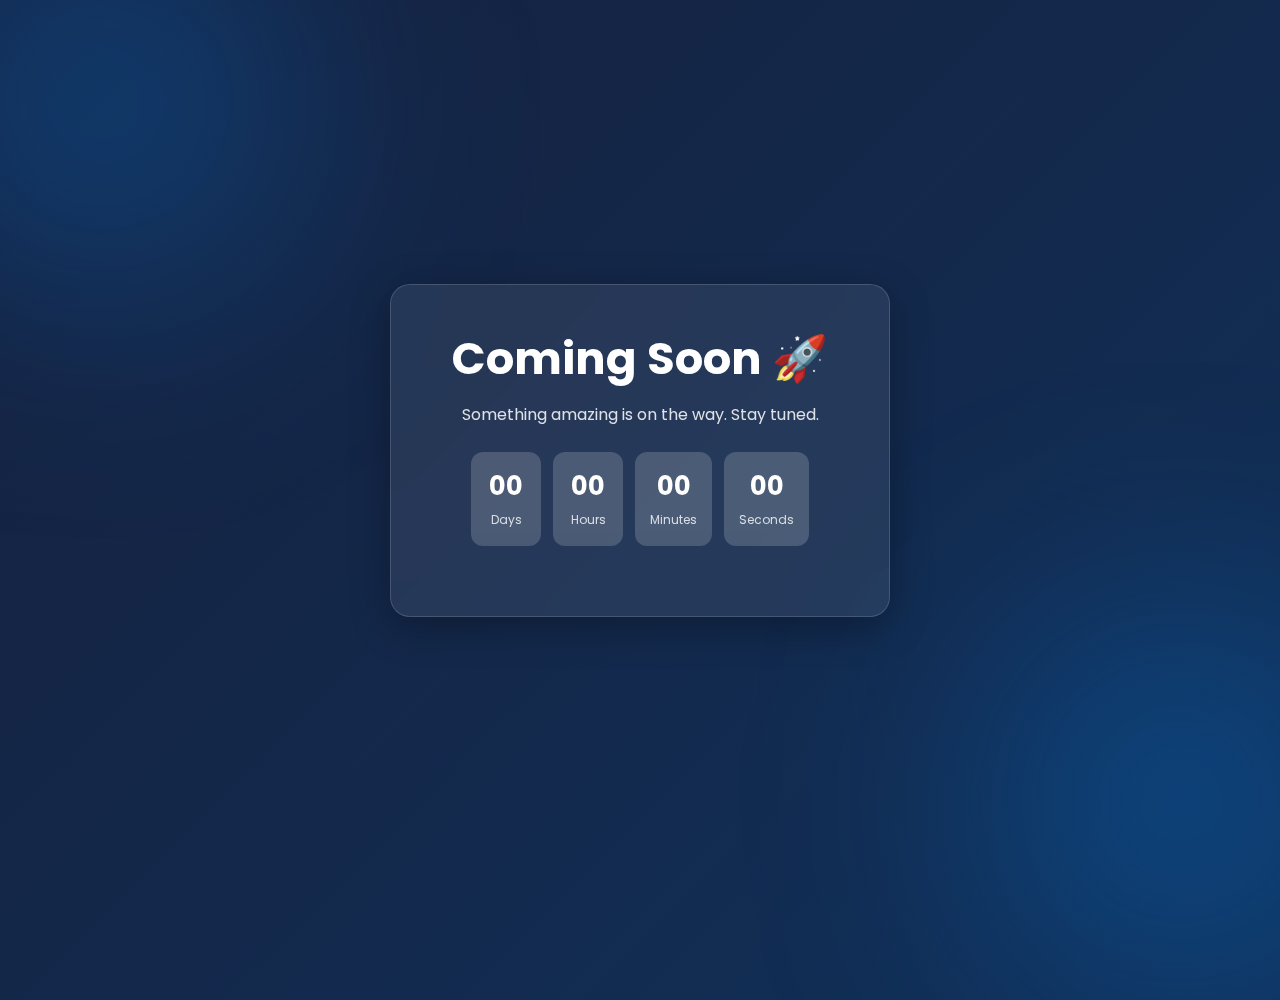
<file: index.html>
<!DOCTYPE html>
<html lang="en">
<head>
<meta charset="UTF-8">
<meta name="viewport" content="width=device-width, initial-scale=1.0">
<title>Coming Soon</title>

<link href="https://fonts.googleapis.com/css2?family=Poppins:wght@300;500;700&display=swap" rel="stylesheet">

<style>
* {
  margin: 0;
  padding: 0;
  box-sizing: border-box;
  font-family: 'Poppins', sans-serif;
}

body {
  height: 100vh;
  display: flex;
  justify-content: center;
  align-items: center;
  color: white;
  overflow: hidden;
  background: linear-gradient(-45deg, #020024, #090979, #0f3460, #16213e);
  background-size: 400% 400%;
  animation: gradientMove 12s ease infinite;
}

/* Animated Gradient */
@keyframes gradientMove {
  0% { background-position: 0% 50%; }
  50% { background-position: 100% 50%; }
  100% { background-position: 0% 50%; }
}

/* Floating blobs */
body::before, body::after {
  content: "";
  position: absolute;
  width: 400px;
  height: 400px;
  background: rgba(0, 140, 255, 0.25);
  filter: blur(120px);
  border-radius: 50%;
  animation: float 10s infinite alternate ease-in-out;
}

body::after {
  right: -100px;
  bottom: -100px;
  animation-delay: 3s;
}

body::before {
  left: -100px;
  top: -100px;
}

@keyframes float {
  from { transform: translateY(0px); }
  to { transform: translateY(80px); }
}

/* Glass Card */
.container {
  backdrop-filter: blur(20px);
  background: rgba(255, 255, 255, 0.08);
  border: 1px solid rgba(255,255,255,0.15);
  border-radius: 20px;
  padding: 40px 30px;
  width: 90%;
  max-width: 500px;
  text-align: center;
  box-shadow: 0 10px 40px rgba(0,0,0,0.3);
  animation: fadeIn 1.5s ease;
}

@keyframes fadeIn {
  from { opacity: 0; transform: translateY(40px); }
  to { opacity: 1; transform: translateY(0); }
}

h1 {
  font-size: 2.8rem;
  margin-bottom: 10px;
}

p {
  opacity: 0.85;
  margin-bottom: 25px;
}

/* Countdown */
.countdown {
  display: flex;
  justify-content: center;
  gap: 12px;
  margin-bottom: 30px;
}

.time-box {
  background: rgba(255,255,255,0.1);
  padding: 15px;
  border-radius: 12px;
  min-width: 70px;
  backdrop-filter: blur(10px);
}

.time-box h2 {
  font-size: 1.6rem;
}

.time-box span {
  font-size: 0.75rem;
  opacity: 0.8;
}

/* Input */
.input-group {
  display: flex;
  gap: 10px;
  flex-wrap: wrap;
}

input {
  flex: 1;
  padding: 12px;
  border-radius: 30px;
  border: none;
  outline: none;
}

button {
  padding: 12px 20px;
  border-radius: 30px;
  border: none;
  background: #0a84ff;
  color: white;
  font-weight: 500;
  cursor: pointer;
  transition: 0.3s;
}

button:hover {
  background: #0066cc;
}

/* Mobile */
@media(max-width: 600px){
  h1 { font-size: 2rem; }
  .countdown { flex-wrap: wrap; }
  .input-group { flex-direction: column; }
}
</style>
</head>

<body>

<div class="container">
  <h1>Coming Soon 🚀</h1>
  <p>Something amazing is on the way. Stay tuned.</p>

  <div class="countdown">
    <div class="time-box">
      <h2 id="days">00</h2>
      <span>Days</span>
    </div>
    <div class="time-box">
      <h2 id="hours">00</h2>
      <span>Hours</span>
    </div>
    <div class="time-box">
      <h2 id="minutes">00</h2>
      <span>Minutes</span>
    </div>
    <div class="time-box">
      <h2 id="seconds">00</h2>
      <span>Seconds</span>
    </div>
  </div>
</div>

<script>
// Change launch date here
const launchDate = new Date("April 10, 2026 00:00:00").getTime();

setInterval(() => {
  const now = new Date().getTime();
  const diff = launchDate - now;

  const d = Math.floor(diff / (1000*60*60*24));
  const h = Math.floor((diff / (1000*60*60)) % 24);
  const m = Math.floor((diff / (1000*60)) % 60);
  const s = Math.floor((diff / 1000) % 60);

  document.getElementById("days").innerText = d;
  document.getElementById("hours").innerText = h;
  document.getElementById("minutes").innerText = m;
  document.getElementById("seconds").innerText = s;

}, 1000);
</script>

</body>
</html>
</file>
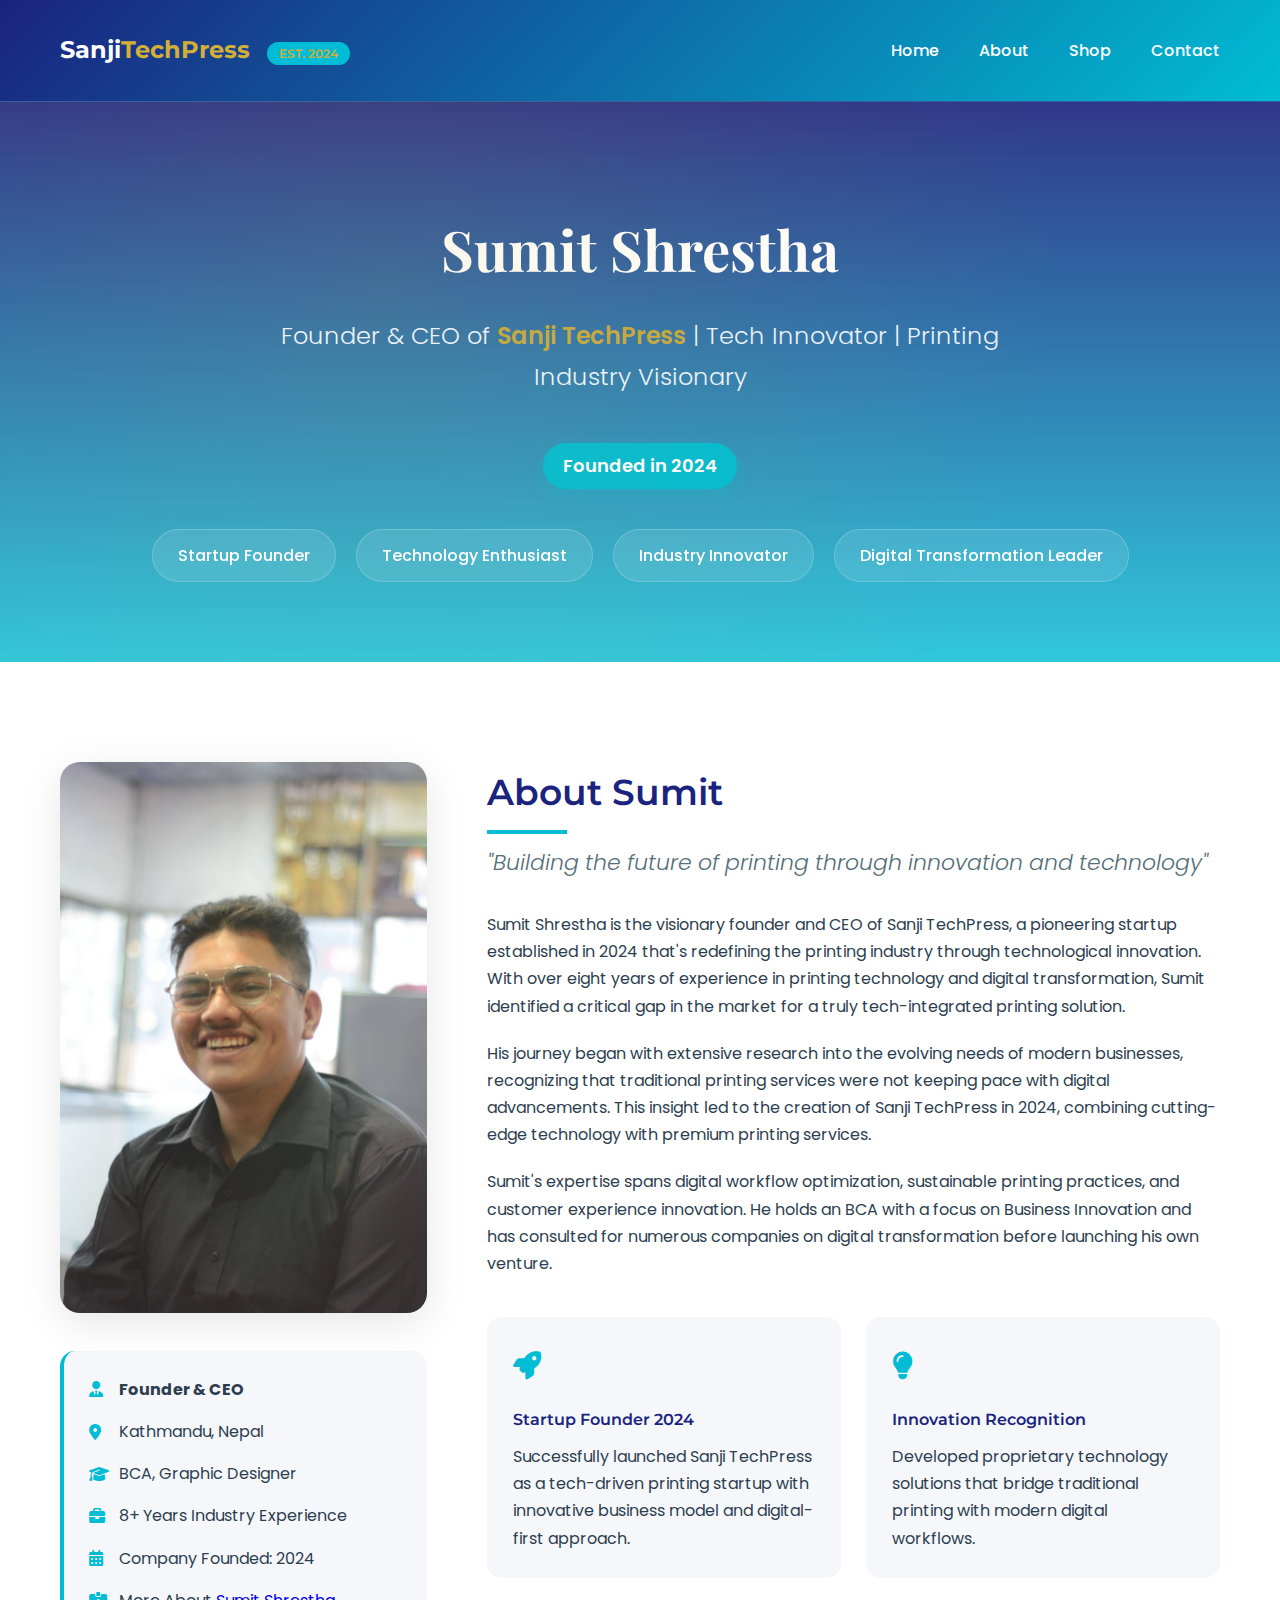
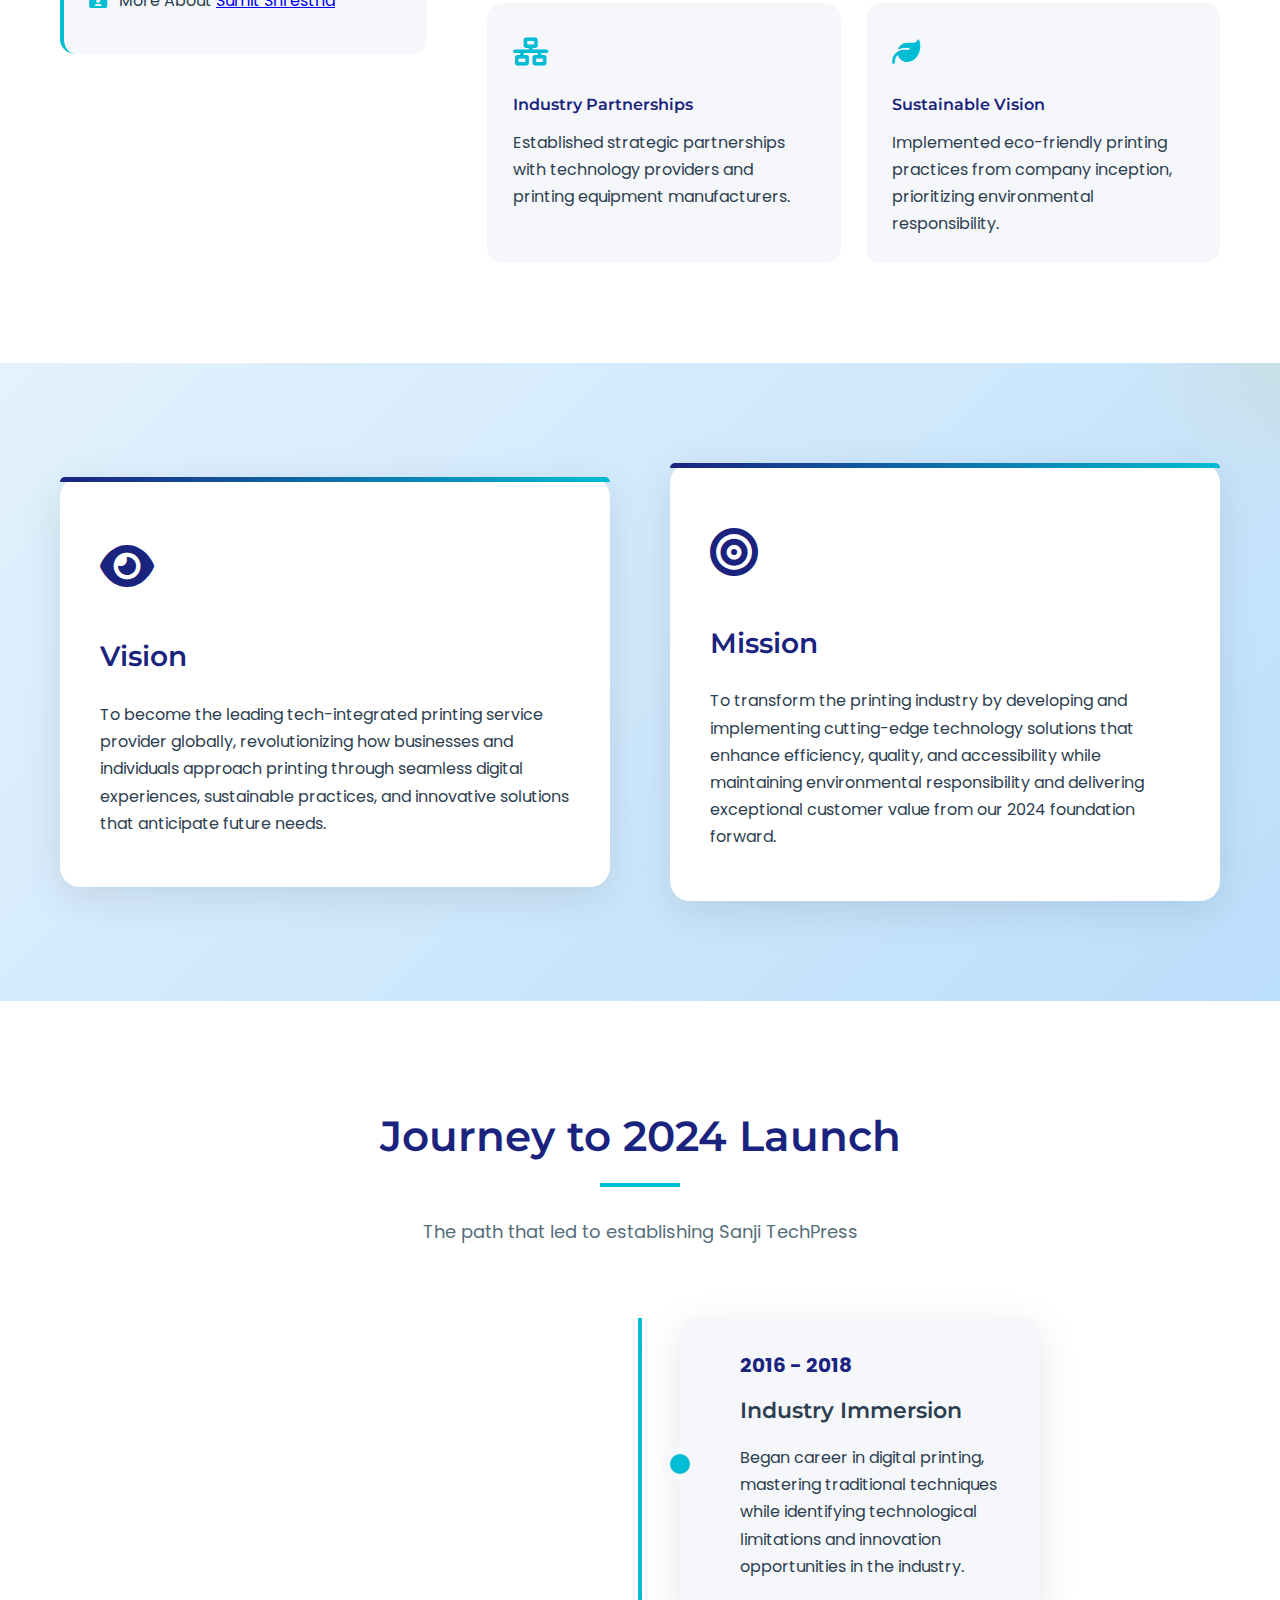
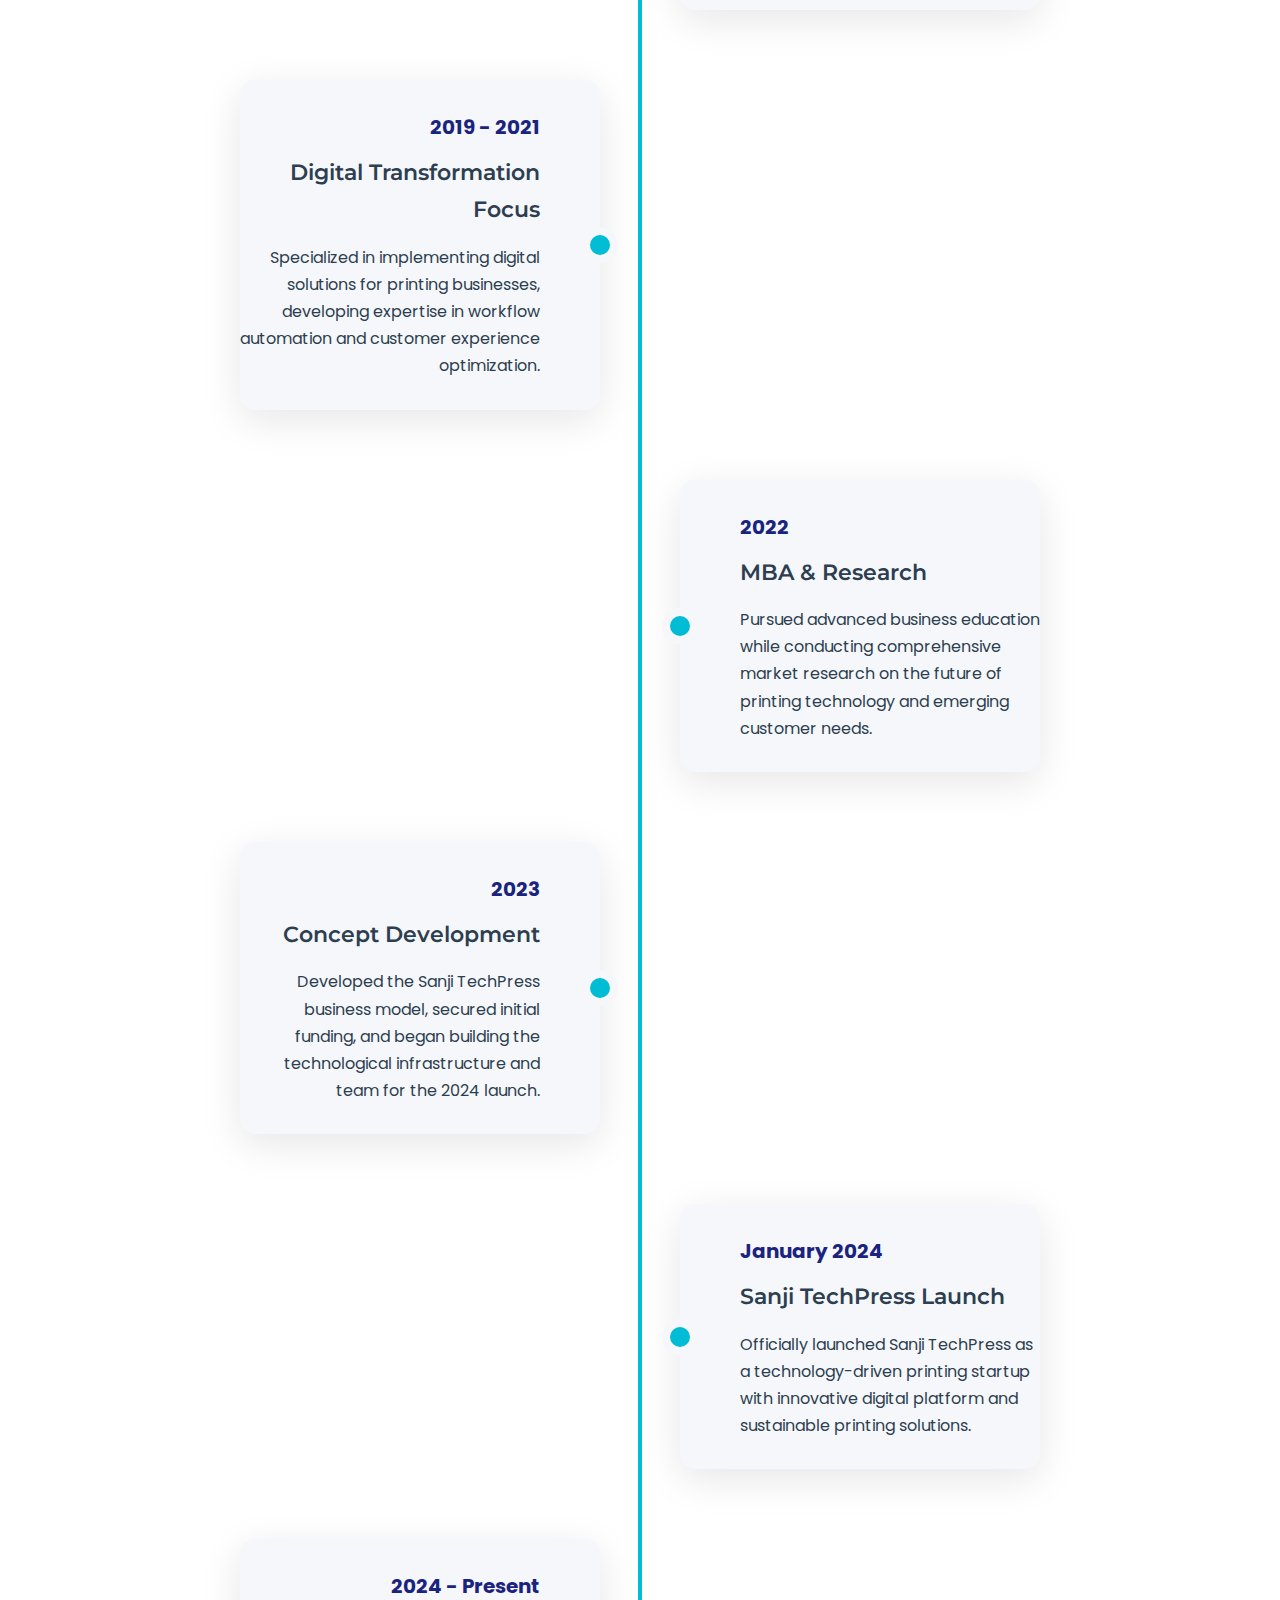
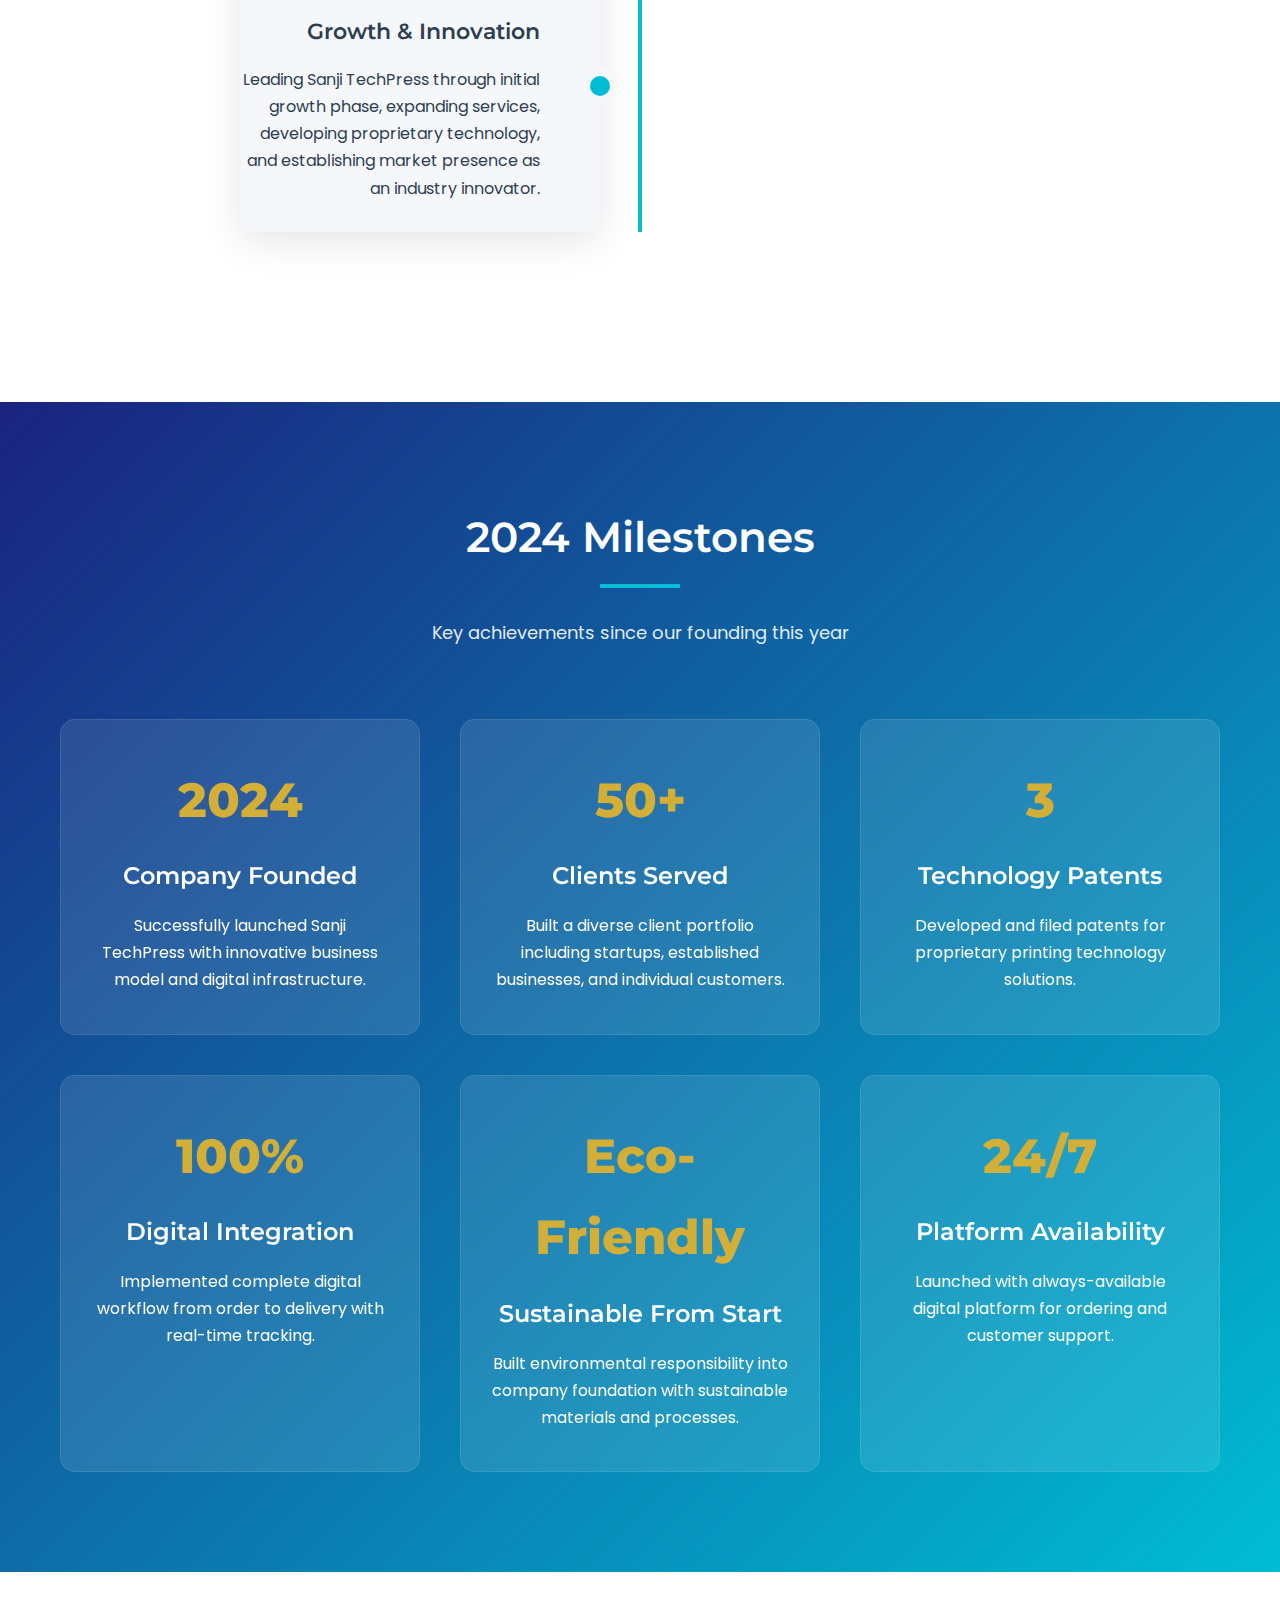
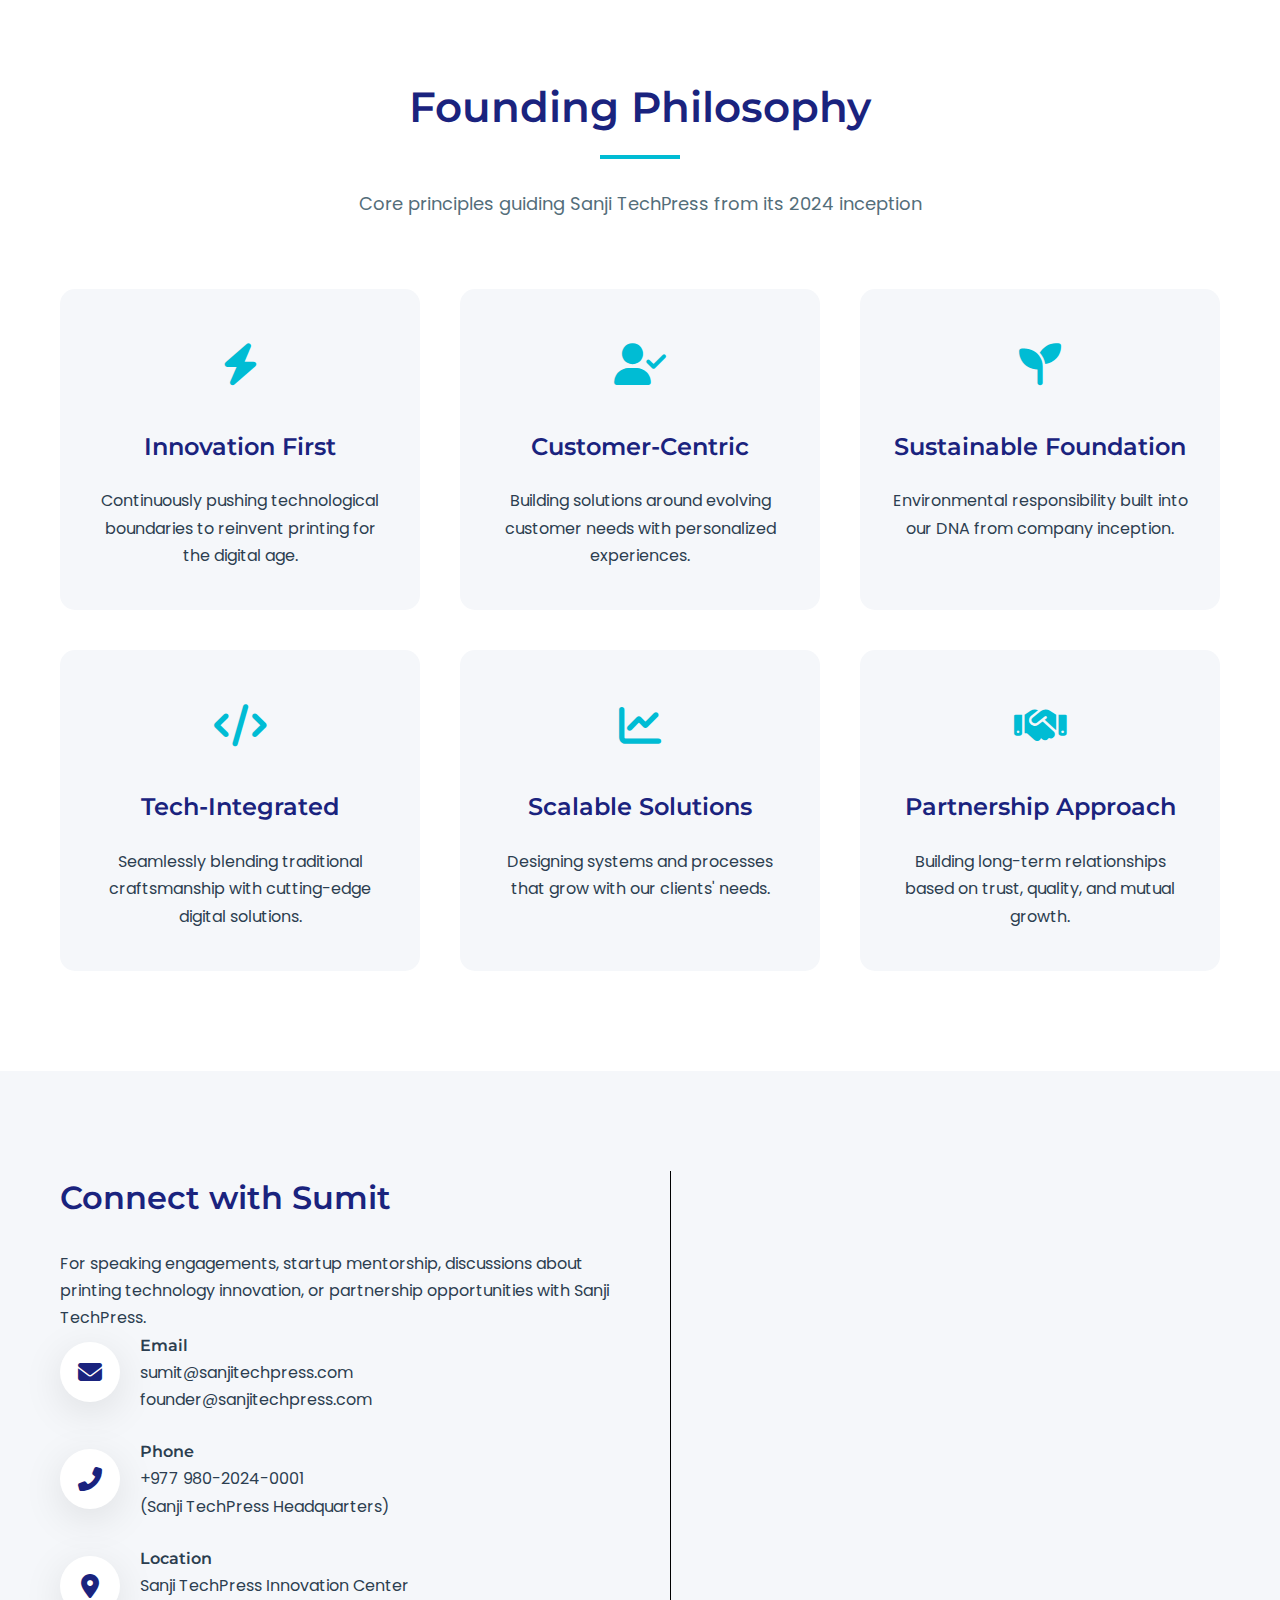
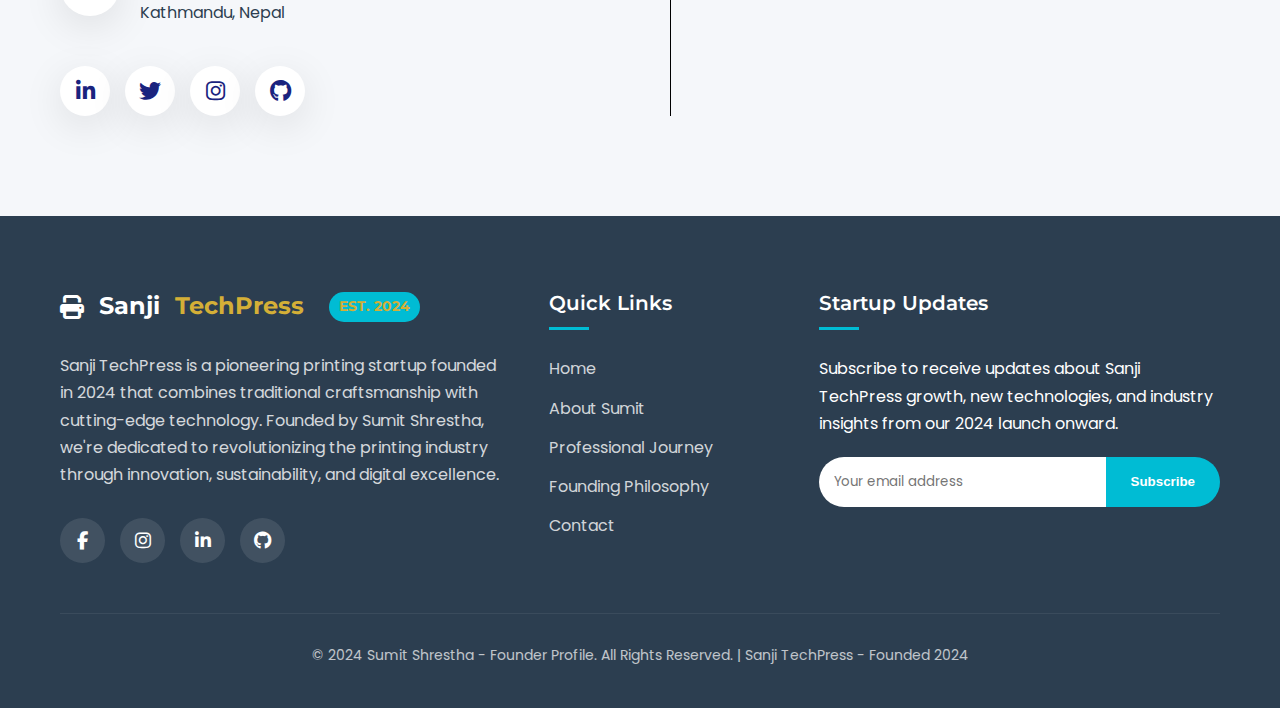
<file: About.html>
<!DOCTYPE html>
<html lang="en">
<head>
    <meta charset="UTF-8">
    <meta name="viewport" content="width=device-width, initial-scale=1.0">
    <title>Sumit Shrestha - Founder & CEO | Sanji TechPress</title>
    <link rel="stylesheet" href="https://cdnjs.cloudflare.com/ajax/libs/font-awesome/6.4.0/css/all.min.css">
    <link rel="preconnect" href="https://fonts.googleapis.com">
    <link rel="preconnect" href="https://fonts.gstatic.com" crossorigin>
    <link href="Css/About.css" rel="stylesheet">
    <link href="https://fonts.googleapis.com/css2?family=Montserrat:wght@300;400;500;600;700;800&family=Poppins:wght@300;400;500;600&family=Playfair+Display:wght@400;500;600;700&display=swap" rel="stylesheet">
</head>
<body>
    <!-- Header with Fixed Navigation -->
    <header class="main-header">
        <div class="container">
            <div class="header-content">
                <div class="logo">
                    <div class="logo-text">Sanji<span>TechPress</span> <span class="badge-new">EST. 2024</span></div>
                </div>
                <nav>
                    <ul>
                        <li><a href="Index.html">Home</a></li>
                        <li><a href="#">About</a></li>
                        <li><a href="Shop.html">Shop</a></li>
                        <li><a href="Contact.html">Contact</a></li>
                    </ul>
                </nav>
            </div>
        </div>
    </header>

    <!-- Everything below remains EXACTLY the same as in your original code -->
    <!-- Founder Hero -->
    <section class="founder-hero">
        <div class="container">
            <h1 class="founder-title">Sumit Shrestha</h1>
            <p class="founder-subtitle">Founder & CEO of <span class="company-name">Sanji TechPress</span> | Tech Innovator | Printing Industry Visionary</p>
            
            <div class="founded-badge">Founded in 2024</div>
            
            <div class="hero-badges">
                <div class="badge">Startup Founder</div>
                <div class="badge">Technology Enthusiast</div>
                <div class="badge">Industry Innovator</div>
                <div class="badge">Digital Transformation Leader</div>
            </div>
        </div>
    </section>

    <!-- Founder Profile -->
    <section class="founder-profile-section">
        <div class="container">
            <div class="founder-container">
                <div class="founder-photo-container">
                    <img src="img/main.jpg" alt="Sumit Shrestha" class="founder-photo">
                    <div class="photo-frame"></div>
                    
                    <div class="founder-quick-info">
                        <div class="info-item">
                            <i class="fas fa-user-tie"></i>
                            <span><strong>Founder & CEO</strong></span>
                        </div>
                        <div class="info-item">
                            <i class="fas fa-map-marker-alt"></i>
                            <span>Kathmandu, Nepal</span>
                        </div>
                        <div class="info-item">
                            <i class="fas fa-graduation-cap"></i>
                            <span>BCA, Graphic Designer</span>
                        </div>
                        <div class="info-item">
                            <i class="fas fa-briefcase"></i>
                            <span>8+ Years Industry Experience</span>
                        </div>
                        <div class="info-item">
                            <i class="fas fa-calendar-alt"></i>
                            <span>Company Founded: 2024</span>
                        </div>
                        <div class="info-item">
                            <i class="fas fa-id-card-alt"></i>
                            <span>More About <a href="https://sumitshrestha0.com.np/">Sumit Shrestha</a></span>
                        </div>
                    </div>
                </div>
                
                <div class="founder-details">
                    <h2>About Sumit</h2>
                    <p class="founder-tagline">"Building the future of printing through innovation and technology"</p>
                    
                    <div class="founder-bio">
                        <p>Sumit Shrestha is the visionary founder and CEO of Sanji TechPress, a pioneering startup established in 2024 that's redefining the printing industry through technological innovation. With over eight years of experience in printing technology and digital transformation, Sumit identified a critical gap in the market for a truly tech-integrated printing solution.</p>
                        
                        <p>His journey began with extensive research into the evolving needs of modern businesses, recognizing that traditional printing services were not keeping pace with digital advancements. This insight led to the creation of Sanji TechPress in 2024, combining cutting-edge technology with premium printing services.</p>
                        
                        <p>Sumit's expertise spans digital workflow optimization, sustainable printing practices, and customer experience innovation. He holds an BCA with a focus on Business Innovation and has consulted for numerous companies on digital transformation before launching his own venture.</p>
                    </div>
                    
                    <div class="achievements">
                        <div class="achievement-card">
                            <div class="achievement-icon">
                                <i class="fas fa-rocket"></i>
                            </div>
                            <h4>Startup Founder 2024</h4>
                            <p>Successfully launched Sanji TechPress as a tech-driven printing startup with innovative business model and digital-first approach.</p>
                        </div>
                        
                        <div class="achievement-card">
                            <div class="achievement-icon">
                                <i class="fas fa-lightbulb"></i>
                            </div>
                            <h4>Innovation Recognition</h4>
                            <p>Developed proprietary technology solutions that bridge traditional printing with modern digital workflows.</p>
                        </div>
                        
                        <div class="achievement-card">
                            <div class="achievement-icon">
                                <i class="fas fa-network-wired"></i>
                            </div>
                            <h4>Industry Partnerships</h4>
                            <p>Established strategic partnerships with technology providers and printing equipment manufacturers.</p>
                        </div>
                        
                        <div class="achievement-card">
                            <div class="achievement-icon">
                                <i class="fas fa-leaf"></i>
                            </div>
                            <h4>Sustainable Vision</h4>
                            <p>Implemented eco-friendly printing practices from company inception, prioritizing environmental responsibility.</p>
                        </div>
                    </div>
                </div>
            </div>
        </div>
    </section>

    <!-- Vision & Mission -->
    <section class="vision-section">
        <div class="container">
            <div class="vision-container">
                <div class="vision-card">
                    <div class="card-icon">
                        <i class="fas fa-eye"></i>
                    </div>
                    <h3>Vision</h3>
                    <p>To become the leading tech-integrated printing service provider globally, revolutionizing how businesses and individuals approach printing through seamless digital experiences, sustainable practices, and innovative solutions that anticipate future needs.</p>
                </div>
                
                <div class="mission-card">
                    <div class="card-icon">
                        <i class="fas fa-bullseye"></i>
                    </div>
                    <h3>Mission</h3>
                    <p>To transform the printing industry by developing and implementing cutting-edge technology solutions that enhance efficiency, quality, and accessibility while maintaining environmental responsibility and delivering exceptional customer value from our 2024 foundation forward.</p>
                </div>
            </div>
        </div>
    </section>

    <!-- Timeline -->
    <section class="timeline-section">
        <div class="container">
            <div class="section-title">
                <h2>Journey to 2024 Launch</h2>
                <p>The path that led to establishing Sanji TechPress</p>
            </div>
            
            <div class="timeline">
                <div class="timeline-item">
                    <div class="timeline-content">
                        <div class="timeline-year">2016 - 2018</div>
                        <h3 class="timeline-title">Industry Immersion</h3>
                        <p>Began career in digital printing, mastering traditional techniques while identifying technological limitations and innovation opportunities in the industry.</p>
                    </div>
                </div>
                
                <div class="timeline-item">
                    <div class="timeline-content">
                        <div class="timeline-year">2019 - 2021</div>
                        <h3 class="timeline-title">Digital Transformation Focus</h3>
                        <p>Specialized in implementing digital solutions for printing businesses, developing expertise in workflow automation and customer experience optimization.</p>
                    </div>
                </div>
                
                <div class="timeline-item">
                    <div class="timeline-content">
                        <div class="timeline-year">2022</div>
                        <h3 class="timeline-title">MBA & Research</h3>
                        <p>Pursued advanced business education while conducting comprehensive market research on the future of printing technology and emerging customer needs.</p>
                    </div>
                </div>
                
                <div class="timeline-item">
                    <div class="timeline-content">
                        <div class="timeline-year">2023</div>
                        <h3 class="timeline-title">Concept Development</h3>
                        <p>Developed the Sanji TechPress business model, secured initial funding, and began building the technological infrastructure and team for the 2024 launch.</p>
                    </div>
                </div>
                
                <div class="timeline-item">
                    <div class="timeline-content">
                        <div class="timeline-year">January 2024</div>
                        <h3 class="timeline-title">Sanji TechPress Launch</h3>
                        <p>Officially launched Sanji TechPress as a technology-driven printing startup with innovative digital platform and sustainable printing solutions.</p>
                    </div>
                </div>
                
                <div class="timeline-item">
                    <div class="timeline-content">
                        <div class="timeline-year">2024 - Present</div>
                        <h3 class="timeline-title">Growth & Innovation</h3>
                        <p>Leading Sanji TechPress through initial growth phase, expanding services, developing proprietary technology, and establishing market presence as an industry innovator.</p>
                    </div>
                </div>
            </div>
        </div>
    </section>

    <!-- Milestones -->
    <section class="milestones-section">
        <div class="container">
            <div class="section-title">
                <h2 style="color: white;">2024 Milestones</h2>
                <p style="color: rgba(255, 255, 255, 0.9);">Key achievements since our founding this year</p>
            </div>
            
            <div class="milestones-container">
                <div class="milestone-card">
                    <div class="milestone-number">2024</div>
                    <h3>Company Founded</h3>
                    <p>Successfully launched Sanji TechPress with innovative business model and digital infrastructure.</p>
                </div>
                
                <div class="milestone-card">
                    <div class="milestone-number">50+</div>
                    <h3>Clients Served</h3>
                    <p>Built a diverse client portfolio including startups, established businesses, and individual customers.</p>
                </div>
                
                <div class="milestone-card">
                    <div class="milestone-number">3</div>
                    <h3>Technology Patents</h3>
                    <p>Developed and filed patents for proprietary printing technology solutions.</p>
                </div>
                
                <div class="milestone-card">
                    <div class="milestone-number">100%</div>
                    <h3>Digital Integration</h3>
                    <p>Implemented complete digital workflow from order to delivery with real-time tracking.</p>
                </div>
                
                <div class="milestone-card">
                    <div class="milestone-number">Eco-Friendly</div>
                    <h3>Sustainable From Start</h3>
                    <p>Built environmental responsibility into company foundation with sustainable materials and processes.</p>
                </div>
                
                <div class="milestone-card">
                    <div class="milestone-number">24/7</div>
                    <h3>Platform Availability</h3>
                    <p>Launched with always-available digital platform for ordering and customer support.</p>
                </div>
            </div>
        </div>
    </section>

    <!-- Philosophy -->
    <section class="philosophy-section">
        <div class="container">
            <div class="section-title">
                <h2>Founding Philosophy</h2>
                <p>Core principles guiding Sanji TechPress from its 2024 inception</p>
            </div>
            
            <div class="philosophy-container">
                <div class="philosophy-card">
                    <div class="philosophy-icon">
                        <i class="fas fa-bolt"></i>
                    </div>
                    <h3>Innovation First</h3>
                    <p>Continuously pushing technological boundaries to reinvent printing for the digital age.</p>
                </div>
                
                <div class="philosophy-card">
                    <div class="philosophy-icon">
                        <i class="fas fa-user-check"></i>
                    </div>
                    <h3>Customer-Centric</h3>
                    <p>Building solutions around evolving customer needs with personalized experiences.</p>
                </div>
                
                <div class="philosophy-card">
                    <div class="philosophy-icon">
                        <i class="fas fa-seedling"></i>
                    </div>
                    <h3>Sustainable Foundation</h3>
                    <p>Environmental responsibility built into our DNA from company inception.</p>
                </div>
                
                <div class="philosophy-card">
                    <div class="philosophy-icon">
                        <i class="fas fa-code"></i>
                    </div>
                    <h3>Tech-Integrated</h3>
                    <p>Seamlessly blending traditional craftsmanship with cutting-edge digital solutions.</p>
                </div>
                
                <div class="philosophy-card">
                    <div class="philosophy-icon">
                        <i class="fas fa-chart-line"></i>
                    </div>
                    <h3>Scalable Solutions</h3>
                    <p>Designing systems and processes that grow with our clients' needs.</p>
                </div>
                
                <div class="philosophy-card">
                    <div class="philosophy-icon">
                        <i class="fas fa-handshake"></i>
                    </div>
                    <h3>Partnership Approach</h3>
                    <p>Building long-term relationships based on trust, quality, and mutual growth.</p>
                </div>
            </div>
        </div>
    </section>

    <!-- Contact -->
    <section class="contact-section">
        <div class="container">
            <div class="contact-container">
                <div class="contact-info">
                    <h3>Connect with Sumit</h3>
                    <p>For speaking engagements, startup mentorship, discussions about printing technology innovation, or partnership opportunities with Sanji TechPress.</p>
                    
                    <div class="contact-details">
                        <div class="contact-item">
                            <div class="contact-icon">
                                <i class="fas fa-envelope"></i>
                            </div>
                            <div>
                                <h4>Email</h4>
                                <p>sumit@sanjitechpress.com</p>
                                <p>founder@sanjitechpress.com</p>
                            </div>
                        </div>
                        
                        <div class="contact-item">
                            <div class="contact-icon">
                                <i class="fas fa-phone-alt"></i>
                            </div>
                            <div>
                                <h4>Phone</h4>
                                <p>+977 980-2024-0001</p>
                                <p>(Sanji TechPress Headquarters)</p>
                            </div>
                        </div>
                        
                        <div class="contact-item">
                            <div class="contact-icon">
                                <i class="fas fa-map-marker-alt"></i>
                            </div>
                            <div>
                                <h4>Location</h4>
                                <p>Sanji TechPress Innovation Center<br>Kathmandu, Nepal</p>
                            </div>
                        </div>
                    </div>
                    
                    <div class="contact-social">
                        <a href="#" class="social-icon">
                            <i class="fab fa-linkedin-in"></i>
                        </a>
                        <a href="#" class="social-icon">
                            <i class="fab fa-twitter"></i>
                        </a>
                        <a href="#" class="social-icon">
                            <i class="fab fa-instagram"></i>
                        </a>
                        <a href="https://github.com" class="social-icon">
                            <i class="fab fa-github"></i>
                        </a>
                    </div>
                </div>
                <div class="v-divider"></div>
    </section>

    <!-- Footer -->
    <footer class="footer">
        <div class="container">
            <div class="footer-content">
                <div class="footer-about">
                    <div class="footer-logo">
                        <i class="fas fa-print"></i>
                        Sanji<span>TechPress</span> <span style="font-size: 14px; background: var(--accent-teal); padding: 3px 10px; border-radius: 15px; margin-left: 10px;">EST. 2024</span>
                    </div>
                    <p>Sanji TechPress is a pioneering printing startup founded in 2024 that combines traditional craftsmanship with cutting-edge technology. Founded by Sumit Shrestha, we're dedicated to revolutionizing the printing industry through innovation, sustainability, and digital excellence.</p>
                    
                     <!-- Social Media Icons -->
                    <div class="footer-social">
                        <a href="#" class="footer-social-icon facebook">
                            <i class="fab fa-facebook-f"></i>
                        </a>
                        <a href="#" class="footer-social-icon instagram">
                            <i class="fab fa-instagram"></i>
                        </a>
                        <a href="#" class="footer-social-icon linkedin">
                            <i class="fab fa-linkedin-in"></i>
                        </a>
                        <a href="https://github.com" class="footer-social-icon github">
                            <i class="fab fa-github"></i>
                        </a>
                    </div>
                </div>
                
                <div class="footer-links">
                    <h4>Quick Links</h4>
                    <ul>
                        <li><a href="Index.html">Home</a></li>
                        <li><a href="https://sumitshrestha0.com.np">About Sumit</a></li>
                        <li><a href="#journey">Professional Journey</a></li>
                        <li><a href="#philosophy">Founding Philosophy</a></li>
                        <li><a href="#contact">Contact</a></li>
                    </ul>
                </div>
                
                <div class="footer-newsletter">
                    <h4>Startup Updates</h4>
                    <p>Subscribe to receive updates about Sanji TechPress growth, new technologies, and industry insights from our 2024 launch onward.</p>
                    
                    <form class="newsletter-form">
                        <input type="email" placeholder="Your email address">
                        <button type="submit">Subscribe</button>
                    </form>
                </div>
            </div>
            
            <div class="footer-bottom">
                <p>&copy; 2024 Sumit Shrestha - Founder Profile. All Rights Reserved. | Sanji TechPress - Founded 2024</p>
            </div>
        </div>
    </footer>

    <script>
        // Form Submission
        document.getElementById('contactForm').addEventListener('submit', function(e) {
            e.preventDefault();
            alert('Thank you for your message to Sumit! He will respond to you shortly.');
            this.reset();
        });
        
        // Newsletter Subscription
        document.querySelector('.newsletter-form').addEventListener('submit', function(e) {
            e.preventDefault();
            const email = this.querySelector('input').value;
            if (email) {
                alert('Thank you for subscribing to Sanji TechPress updates! Welcome to our community.');
                this.reset();
            }
        });
        
        // Smooth scrolling for anchor links
        document.querySelectorAll('a[href^="#"]').forEach(anchor => {
            anchor.addEventListener('click', function(e) {
                e.preventDefault();
                
                const targetId = this.getAttribute('href');
                if (targetId === '#') return;
                
                const targetElement = document.querySelector(targetId);
                if (targetElement) {
                    window.scrollTo({
                        top: targetElement.offsetTop - 100,
                        behavior: 'smooth'
                    });
                }
            });
        });
        
        // Animate elements on scroll
        const observerOptions = {
            threshold: 0.1,
            rootMargin: '0px 0px -50px 0px'
        };
        
        const observer = new IntersectionObserver(function(entries) {
            entries.forEach(entry => {
                if (entry.isIntersecting) {
                    entry.target.style.opacity = '1';
                    entry.target.style.transform = 'translateY(0)';
                }
            });
        }, observerOptions);
        
        // Observe elements to animate
        document.querySelectorAll('.achievement-card, .vision-card, .mission-card, .philosophy-card, .timeline-content, .milestone-card').forEach(el => {
            el.style.opacity = '0';
            el.style.transform = 'translateY(30px)';
            el.style.transition = 'opacity 0.6s ease, transform 0.6s ease';
            observer.observe(el);
        });

        // Current year for footer
        document.querySelector('.footer-bottom p').innerHTML = document.querySelector('.footer-bottom p').innerHTML.replace('2024', new Date().getFullYear());
    </script>
</body>
</html>
</file>
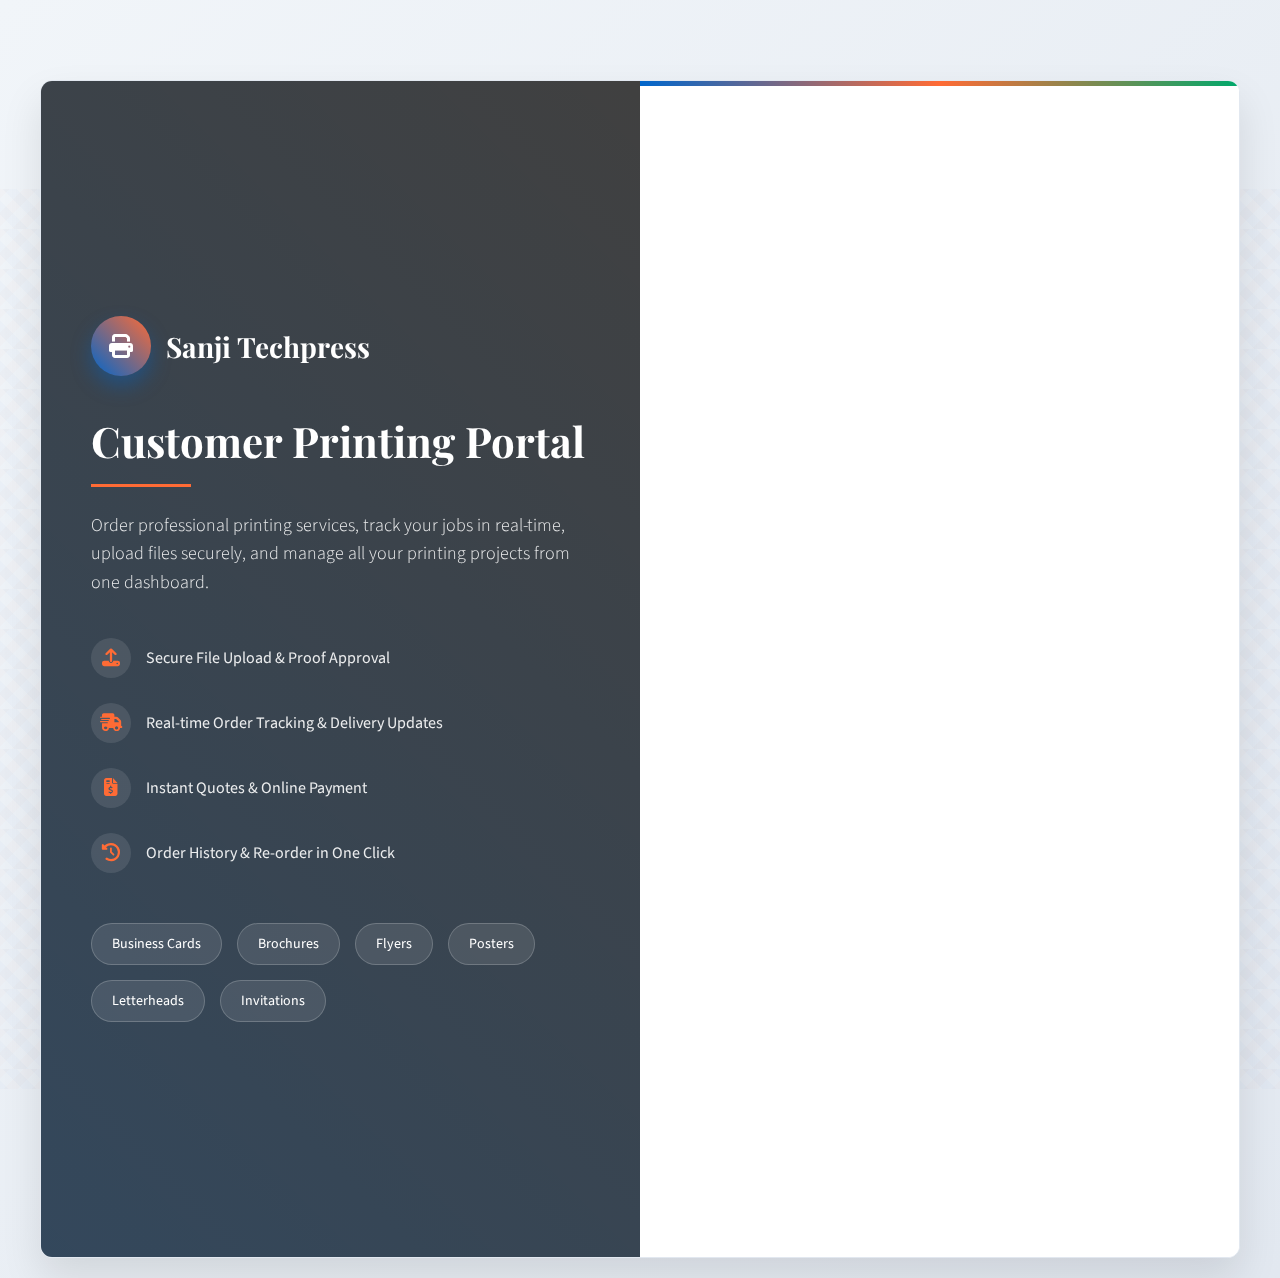
<file: login.html>
<!DOCTYPE html>
<html lang="en">
<head>
    <meta charset="UTF-8">
    <meta name="viewport" content="width=device-width, initial-scale=1.0">
    <title>Sanji tecpress | login </title>
    <link rel="icon" href="#" type="image/x-icon">
    <link rel="stylesheet" href="https://cdnjs.cloudflare.com/ajax/libs/font-awesome/6.4.0/css/all.min.css">
    <link rel="preconnect" href="https://fonts.googleapis.com">
    <link rel="preconnect" href="https://fonts.gstatic.com" crossorigin>
    <link href="https://fonts.googleapis.com/css2?family=Playfair+Display:wght@400;500;600;700&family=Source+Sans+Pro:wght@300;400;600;700&family=Roboto:wght@300;400;500&display=swap" rel="stylesheet">
    <link rel="stylesheet" href="Css/login.css">
    </head>
<body>
    <!-- Printing Pattern Background -->
    <div class="printing-pattern"></div>

   

    <div class="split-container">
        <!-- Left Side - Customer Portal Hero -->
        <div class="portal-hero">
            <div class="hero-content">
                <div class="portal-logo">
                    <div class="logo-icon">
                        <i class="fas fa-print"></i>
                    </div>
                    <div class="logo-text">Sanji Techpress</div>
                </div>
                
                <h1 class="hero-title">Customer Printing Portal</h1>
                <p class="hero-subtitle">
                    Order professional printing services, track your jobs in real-time, upload files securely, 
                    and manage all your printing projects from one dashboard.
                </p>
                
                <div class="portal-features">
                    <div class="feature-item">
                        <div class="feature-icon">
                            <i class="fas fa-upload"></i>
                        </div>
                        <div class="feature-text">Secure File Upload & Proof Approval</div>
                    </div>
                    <div class="feature-item">
                        <div class="feature-icon">
                            <i class="fas fa-shipping-fast"></i>
                        </div>
                        <div class="feature-text">Real-time Order Tracking & Delivery Updates</div>
                    </div>
                    <div class="feature-item">
                        <div class="feature-icon">
                            <i class="fas fa-file-invoice-dollar"></i>
                        </div>
                        <div class="feature-text">Instant Quotes & Online Payment</div>
                    </div>
                    <div class="feature-item">
                        <div class="feature-icon">
                            <i class="fas fa-history"></i>
                        </div>
                        <div class="feature-text">Order History & Re-order in One Click</div>
                    </div>
                </div>

                <div class="printing-types">
                    <div class="print-type">Business Cards</div>
                    <div class="print-type">Brochures</div>
                    <div class="print-type">Flyers</div>
                    <div class="print-type">Posters</div>
                    <div class="print-type">Letterheads</div>
                    <div class="print-type">Invitations</div>
                </div>
            </div>
        </div>

        <!-- Right Side - Customer Login Form -->
        <div class="login-container">
            <div class="login-header">
                <h2>Customer Login</h2>
                <p>Access your printing dashboard to place orders, track jobs, and manage your projects</p>
            </div>

            <form id="loginForm">
                <div class="form-group">
                    <label class="form-label" for="email">Email Address</label>
                    <input type="email" id="email" class="form-control" placeholder="your.email@example.com" required>
                    <div class="error-message">Please enter a valid email address</div>
                </div>

                <div class="form-group">
                    <label class="form-label" for="password">Password</label>
                    <div class="password-container">
                        <input type="password" id="password" class="form-control" placeholder="••••••••" required>
                        <button type="button" class="toggle-password" id="togglePassword">
                            <i class="fas fa-eye"></i>
                        </button>
                    </div>
                    <div class="error-message">Password is required</div>
                </div>

                <div class="options">
                    <div class="remember-me">
                        <input type="checkbox" id="rememberMe">
                        <label for="rememberMe">Remember me on this device</label>
                    </div>
                    <div class="forgot-password">
                        <a href="forgot-password.html">Forgot password?</a>
                    </div>
                </div>

                <button type="submit" class="btn-login" id="loginBtn">
                    <span id="btnText">Sign In to Dashboard</span>
                    <i class="fas fa-spinner fa-spin" id="btnSpinner" style="display: none;"></i>
                </button>
            </form>

            <div class="order-badge">
                <i class="fas fa-bolt badge-icon"></i>
                <div class="badge-text">Fast Turnaround • Quality Guaranteed • Free Proofs</div>
            </div>

            <div class="quick-order">
                <div class="quick-order-title">Quick Order Start</div>
                <div class="order-buttons">
                    <button class="order-btn" id="businessCardBtn">
                        <i class="fas fa-id-card"></i> Business Cards
                    </button>
                    <button class="order-btn" id="brochureBtn">
                        <i class="fas fa-newspaper"></i> Brochures
                    </button>
                    <button class="order-btn" id="flyerBtn">
                        <i class="fas fa-bullhorn"></i> Flyers
                    </button>
                </div>
            </div>

            <div class="divider">
                <span>Or sign in with</span>
            </div>

            <div class="social-login">
                <div class="social-icons">
                    <a href="#" class="social-icon google" title="Sign in with Google">
                        <i class="fab fa-google"></i>
                    </a>
                    <a href="#" class="social-icon facebook" title="Sign in with Facebook">
                        <i class="fab fa-facebook-f"></i>
                    </a>
                    <a href="#" class="social-icon apple" title="Sign in with Apple">
                        <i class="fab fa-apple"></i>
                    </a>
                </div>
            </div>

            <div class="signup-link">
                New to PrintHub Pro?
                <a href="signup.html">Create a free account</a>
            </div>

            <div class="demo-credentials">
                <strong>Demo Credentials:</strong> Email: customer@example.com | Password: print123
            </div>

            <div class="portal-footer">
                <p>© 2023 PrintHub Pro Printing Services. All rights reserved. 
                <a href="#">Privacy Policy</a> • <a href="#">Terms of Service</a> • <a href="#">File Guidelines</a></p>
            </div>
        </div>
    </div>

    <script>
        document.addEventListener('DOMContentLoaded', function() {
            const form = document.getElementById('loginForm');
            const emailInput = document.getElementById('email');
            const passwordInput = document.getElementById('password');
            const togglePassword = document.getElementById('togglePassword');
            const loginBtn = document.getElementById('loginBtn');
            const btnText = document.getElementById('btnText');
            const btnSpinner = document.getElementById('btnSpinner');
            
            // Quick order buttons
            const businessCardBtn = document.getElementById('businessCardBtn');
            const brochureBtn = document.getElementById('brochureBtn');
            const flyerBtn = document.getElementById('flyerBtn');

            // Toggle password visibility
            togglePassword.addEventListener('click', function() {
                const icon = this.querySelector('i');
                const type = passwordInput.getAttribute('type') === 'password' ? 'text' : 'password';
                passwordInput.setAttribute('type', type);
                
                icon.classList.toggle('fa-eye');
                icon.classList.toggle('fa-eye-slash');
                
                // Add subtle animation
                this.style.transform = 'translateY(-50%) scale(1.1)';
                setTimeout(() => {
                    this.style.transform = 'translateY(-50%) scale(1)';
                }, 200);
            });

            // Form validation
            form.addEventListener('submit', function(e) {
                e.preventDefault();
                let isValid = true;

                // Validate email
                const emailRegex = /^[^\s@]+@[^\s@]+\.[^\s@]+$/;
                if (!emailRegex.test(emailInput.value)) {
                    emailInput.parentElement.classList.add('error');
                    isValid = false;
                } else {
                    emailInput.parentElement.classList.remove('error');
                }

                // Validate password
                if (passwordInput.value.trim() === '') {
                    passwordInput.parentElement.parentElement.classList.add('error');
                    isValid = false;
                } else {
                    passwordInput.parentElement.parentElement.classList.remove('error');
                }

                // If form is valid, simulate submission
                if (isValid) {
                    // Show loading state
                    loginBtn.disabled = true;
                    btnText.textContent = 'Accessing Your Dashboard...';
                    btnSpinner.style.display = 'inline-block';
                    
                    // Add loading animation to button
                    loginBtn.style.background = 'linear-gradient(to right, var(--accent-green), #00c17b)';
                    
                    // Simulate API call
                    setTimeout(function() {
                        // For demo purposes - check for specific credentials
                        if (emailInput.value === "customer@example.com" && passwordInput.value === "print123") {
                            // Successful login
                            btnSpinner.style.display = 'none';
                            btnText.textContent = 'Login Successful!';
                            loginBtn.style.background = 'linear-gradient(to right, var(--accent-green), #00c17b)';
                            
                            // Add success animation
                            loginBtn.style.transform = 'scale(0.98)';
                            setTimeout(() => {
                                loginBtn.style.transform = 'scale(1)';
                            }, 150);
                            
                            // Simulate loading user data
                            simulateCustomerDataLoad();
                            
                            // Redirect after delay
                            setTimeout(function() {
                                window.location.href = "Index.html";
                            }, 2000);
                        } else {
                            // Show error
                            const errorMsg = passwordInput.parentElement.parentElement.querySelector('.error-message');
                            errorMsg.textContent = "Invalid email or password";
                            passwordInput.parentElement.parentElement.classList.add('error');
                            
                            // Reset button state
                            loginBtn.disabled = false;
                            btnText.textContent = 'Sign In to Dashboard';
                            btnSpinner.style.display = 'none';
                            loginBtn.style.background = 'linear-gradient(to right, var(--primary-blue), var(--primary-dark-blue))';
                            
                            // Add shake animation to form
                            form.style.animation = 'none';
                            setTimeout(() => {
                                form.style.animation = 'shake 0.5s ease';
                                setTimeout(() => {
                                    form.style.animation = '';
                                }, 500);
                            }, 10);
                        }
                    }, 1500);
                }
            });

            // Quick order button handlers
            businessCardBtn.addEventListener('click', function() {
                alert("Redirecting to Business Card ordering wizard. For demo, please login first.");
                // In a real app, this would redirect to the business card ordering page
                // or pre-fill the email field for faster ordering
                emailInput.focus();
            });
            
            brochureBtn.addEventListener('click', function() {
                alert("Redirecting to Brochure ordering wizard. For demo, please login first.");
                emailInput.focus();
            });
            
            flyerBtn.addEventListener('click', function() {
                alert("Redirecting to Flyer ordering wizard. For demo, please login first.");
                emailInput.focus();
            });

            // Real-time validation
            emailInput.addEventListener('input', function() {
                const emailRegex = /^[^\s@]+@[^\s@]+\.[^\s@]+$/;
                if (emailRegex.test(this.value)) {
                    this.parentElement.classList.remove('error');
                }
            });

            passwordInput.addEventListener('input', function() {
                if (this.value.trim() !== '') {
                    this.parentElement.parentElement.classList.remove('error');
                }
            });

            // Social login buttons
            document.querySelectorAll('.social-icon').forEach(icon => {
                icon.addEventListener('click', function(e) {
                    e.preventDefault();
                    const platform = this.classList.contains('google') ? 'Google' : 
                                   this.classList.contains('facebook') ? 'Facebook' : 'Apple';
                    alert(`This would redirect to ${platform} authentication. For demo, use email: customer@example.com and password: print123`);
                });
            });

            // Add focus effects to inputs
            const inputs = form.querySelectorAll('.form-control');
            inputs.forEach(input => {
                input.addEventListener('focus', function() {
                    this.parentElement.style.transform = 'translateY(-5px)';
                });
                
                input.addEventListener('blur', function() {
                    this.parentElement.style.transform = '';
                });
            });

            // Simulate order status updates
            const tickerContent = document.querySelector('.ticker-content');
            let orderStatuses = [
                "• WELCOME TO PRINTHUB PRO • UPLOAD YOUR FILES FOR INSTANT QUOTES • TRACK YOUR PRINTING ORDER IN REAL-TIME • GET 15% OFF ON YOUR FIRST BUSINESS CARD ORDER • FREE DELIVERY ON ORDERS OVER $200",
                "• NEW: ONLINE PROOF APPROVAL SYSTEM • APPROVE YOUR DESIGNS DIGITALLY WITHIN 24 HOURS • REDUCE TURNAROUND TIME BY 30%",
                "• SUMMER SPECIAL: 20% OFF ALL BROCHURE ORDERS • USE CODE: SUMMER20 AT CHECKOUT • OFFER VALID UNTIL AUGUST 31ST",
                "• ECO-FRIENDLY PRINTING NOW AVAILABLE • CHOOSE RECYCLED PAPER OPTIONS • CERTIFIED SUSTAINABLE PRACTICES"
            ];
            
            let currentStatusIndex = 0;
            setInterval(() => {
                tickerContent.textContent = ' ' + orderStatuses[currentStatusIndex] + ' ';
                currentStatusIndex = (currentStatusIndex + 1) % orderStatuses.length;
                
                // Add flash animation
                tickerContent.style.opacity = '0.7';
                setTimeout(() => {
                    tickerContent.style.opacity = '1';
                }, 300);
            }, 8000);

            // Simulate customer data loading
            function simulateCustomerDataLoad() {
                const badge = document.querySelector('.order-badge');
                const badgeText = document.querySelector('.badge-text');
                const badgeIcon = document.querySelector('.badge-icon');
                
                const loadSteps = [
                    "Loading your account...",
                    "Checking active orders...",
                    "Updating order status...",
                    "Ready for printing!"
                ];
                
                // Change badge color during loading
                badge.style.borderLeftColor = 'var(--primary-blue)';
                badgeIcon.style.color = 'var(--primary-blue)';
                badgeIcon.className = 'fas fa-sync fa-spin badge-icon';
                
                let stepIndex = 0;
                const loadInterval = setInterval(() => {
                    if (stepIndex < loadSteps.length) {
                        badgeText.textContent = loadSteps[stepIndex];
                        
                        // Pulse animation
                        badge.style.transform = 'scale(1.02)';
                        setTimeout(() => {
                            badge.style.transform = '';
                        }, 300);
                        
                        stepIndex++;
                    } else {
                        clearInterval(loadInterval);
                        // Restore badge to success state
                        badge.style.borderLeftColor = 'var(--accent-green)';
                        badgeIcon.style.color = 'var(--accent-green)';
                        badgeIcon.className = 'fas fa-check-circle badge-icon';
                        badgeText.textContent = 'Dashboard Loaded Successfully!';
                    }
                }, 500);
            }

            // Pre-fill demo credentials for easy testing
            setTimeout(() => {
                emailInput.value = "customer@example.com";
                passwordInput.value = "print123";
            }, 1000);
        });
    </script>
</body>
</html>
</file>
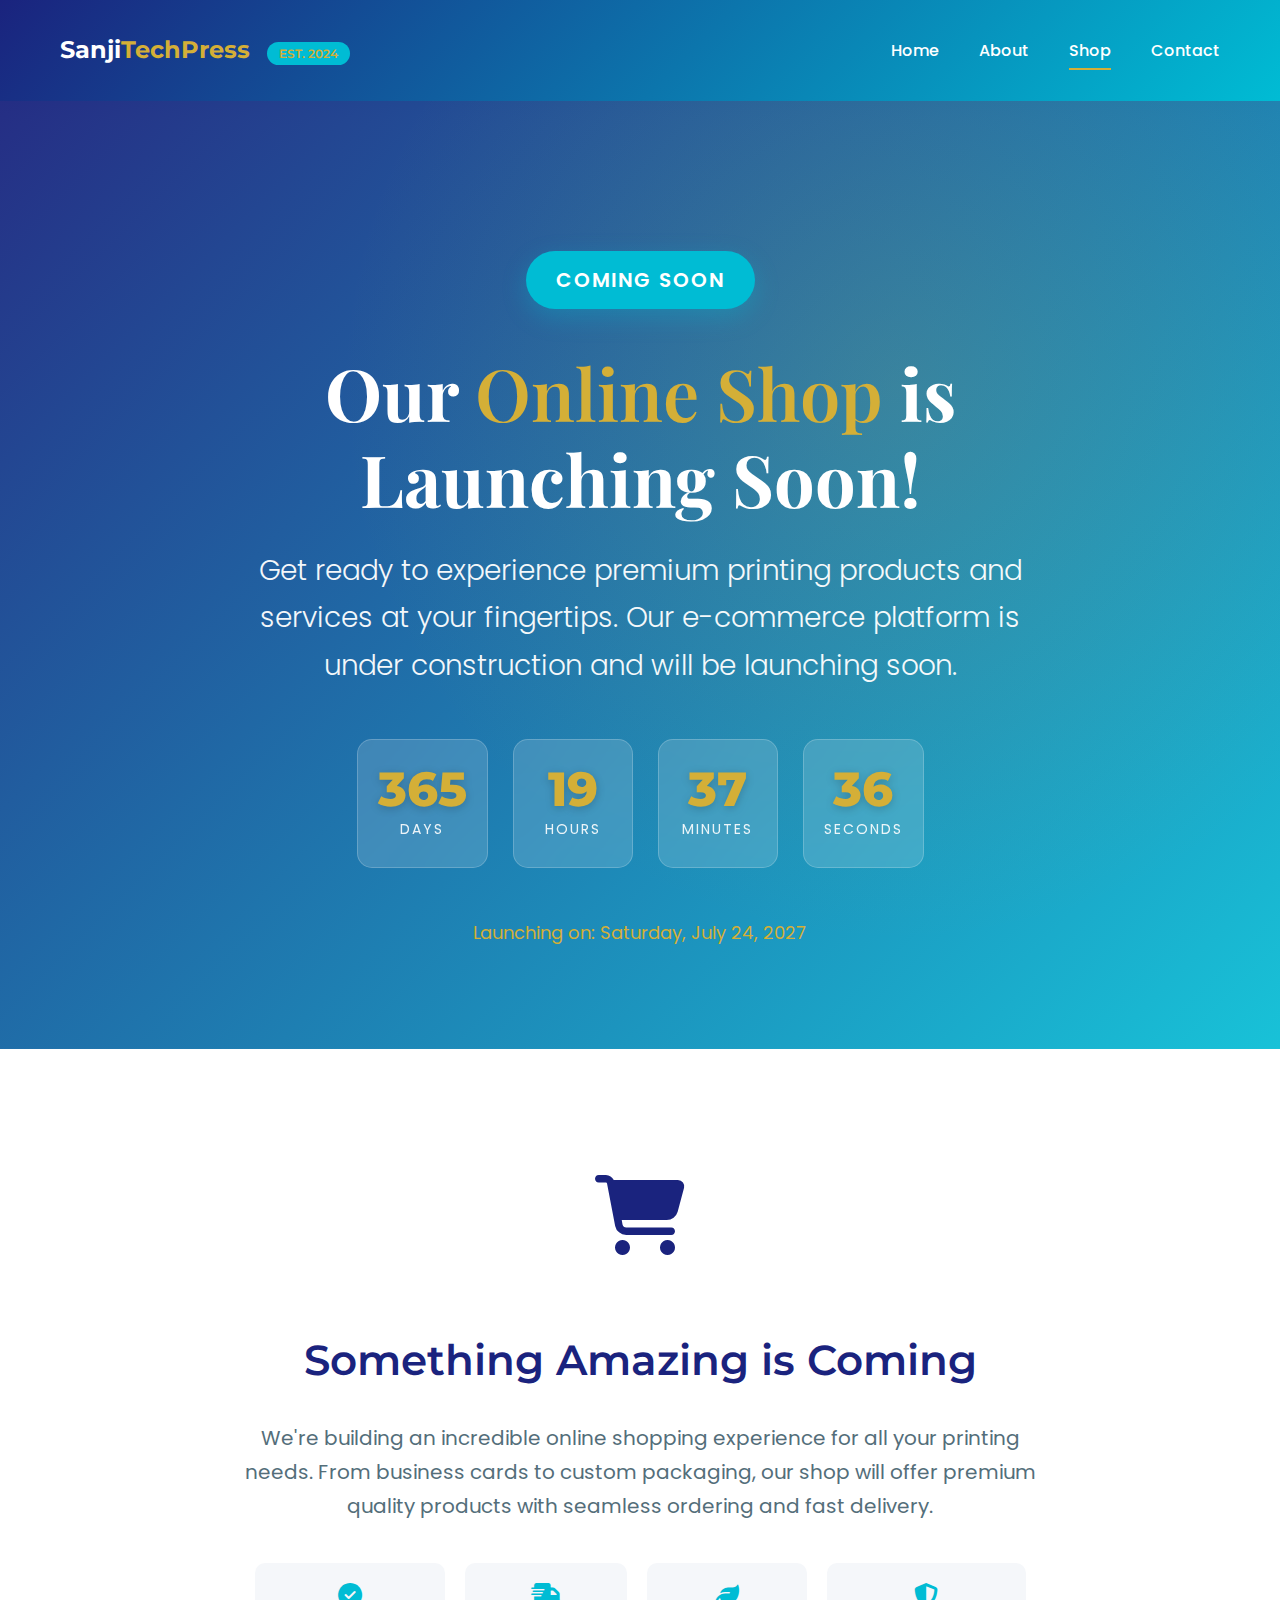
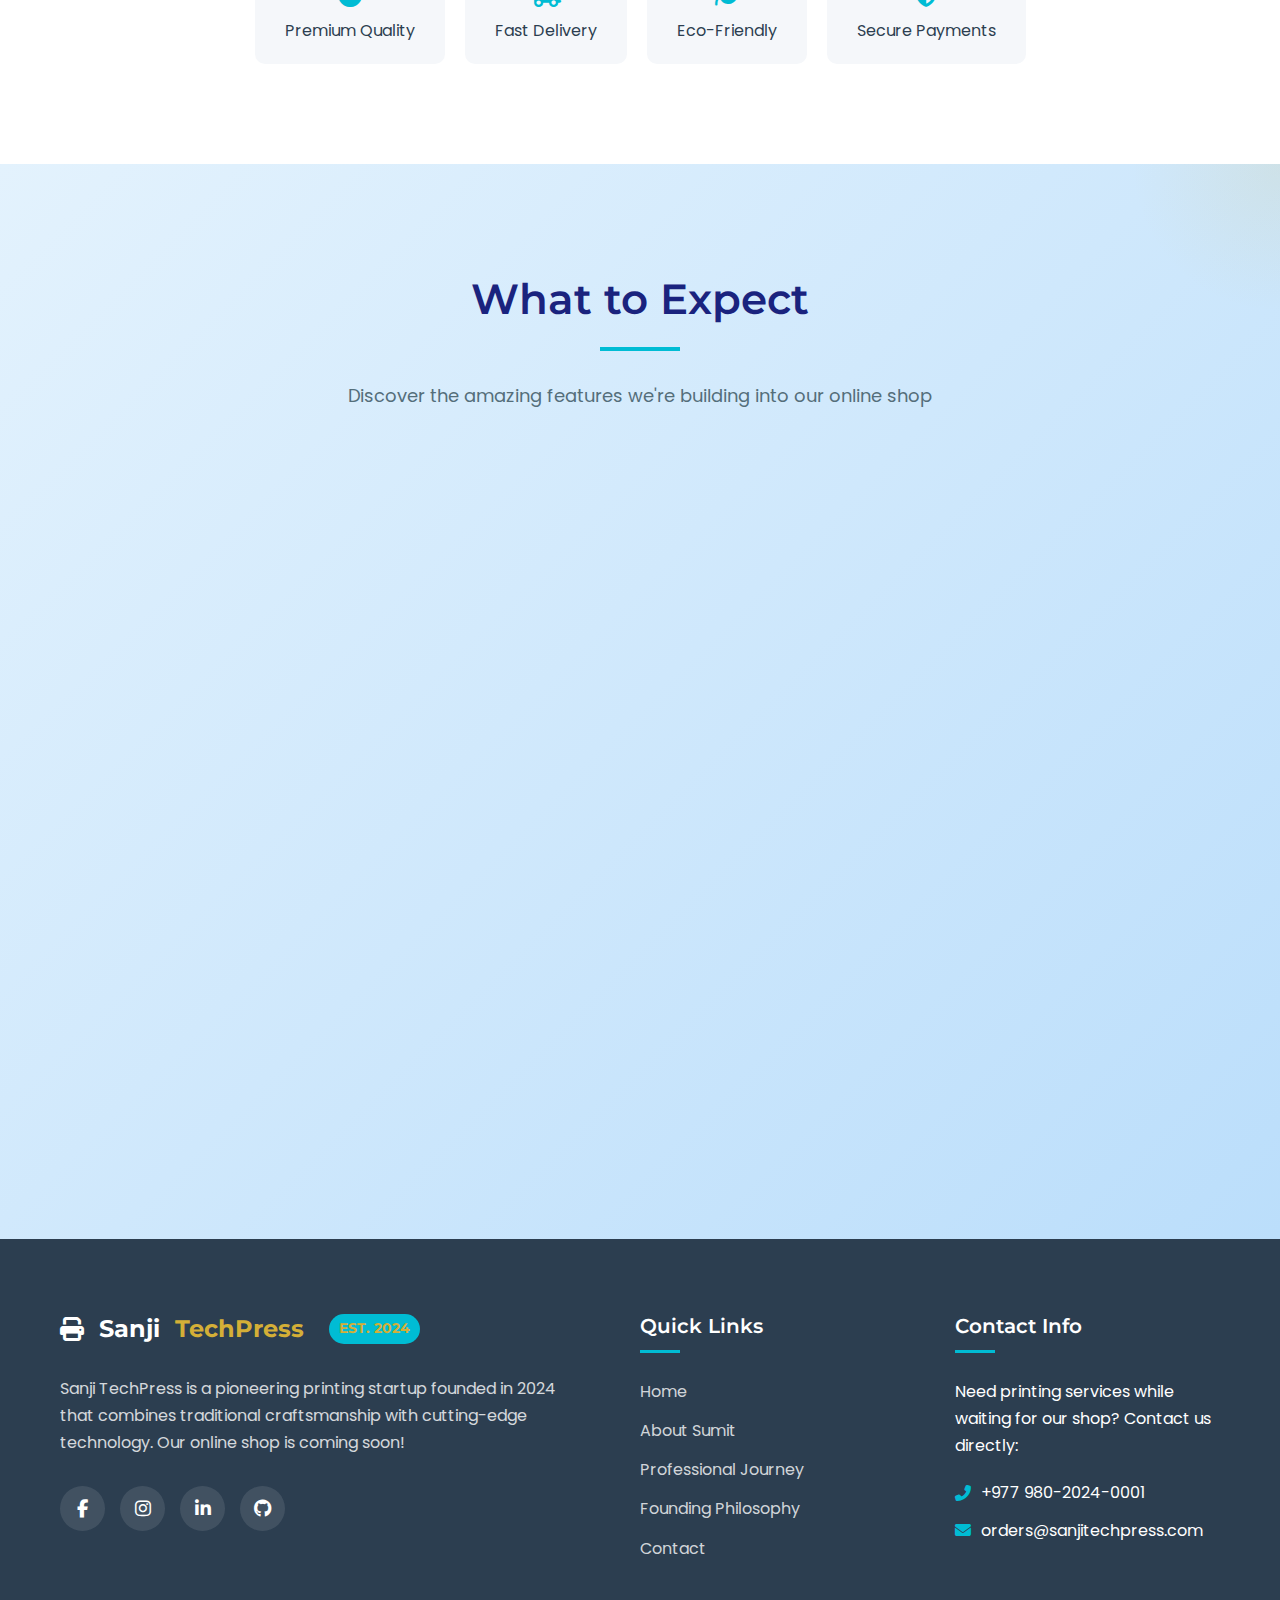
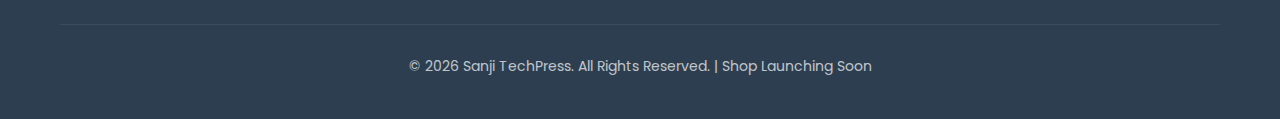
<file: Shop.html>
<!DOCTYPE html>
<html lang="en">
<head>
    <meta charset="UTF-8">
    <meta name="viewport" content="width=device-width, initial-scale=1.0">
    <title>Shop | Sanji TechPress - Coming Soon</title>
    <link rel="stylesheet" href="https://cdnjs.cloudflare.com/ajax/libs/font-awesome/6.4.0/css/all.min.css">
    <link rel="preconnect" href="https://fonts.googleapis.com">
    <link rel="preconnect" href="https://fonts.gstatic.com" crossorigin>
    <link href="https://fonts.googleapis.com/css2?family=Montserrat:wght@300;400;500;600;700;800&family=Poppins:wght@300;400;500;600&family=Playfair+Display:wght@400;500;600;700&display=swap" rel="stylesheet">
    <link href="Css/Shop.css" rel="stylesheet">
</head>
<body>
    <!-- Header -->
    <header class="main-header">
        <div class="container">
            <div class="header-content">
                <div class="logo">
                    <div class="logo-text">Sanji<span>TechPress</span> <span class="badge-new">EST. 2024</span></div>
                </div>
                <nav>
                    <ul>
                        <li><a href="Index.html">Home</a></li>
                        <li><a href="about.html">About</a></li>
                        <li><a href="Shop.html" class="active">Shop</a></li>
                        <li><a href="Contact.html">Contact</a></li>
                    </ul>
                </nav>
            </div>
        </div>
    </header>

    <!-- Shop Coming Soon Hero -->
    <section class="shop-hero">
        <div class="container">
            <div class="hero-content">
                <div class="coming-soon-badge">Coming Soon</div>
                <h1 class="hero-title">Our <span class="highlight">Online Shop</span> is Launching Soon!</h1>
                <p class="hero-subtitle">Get ready to experience premium printing products and services at your fingertips. Our e-commerce platform is under construction and will be launching soon.</p>
                
                <!-- Countdown Timer -->
                <div class="countdown-timer">
                    <div class="countdown-item">
                        <div class="countdown-number" id="days">00</div>
                        <div class="countdown-label">Days</div>
                    </div>
                    <div class="countdown-item">
                        <div class="countdown-number" id="hours">00</div>
                        <div class="countdown-label">Hours</div>
                    </div>
                    <div class="countdown-item">
                        <div class="countdown-number" id="minutes">00</div>
                        <div class="countdown-label">Minutes</div>
                    </div>
                    <div class="countdown-item">
                        <div class="countdown-number" id="seconds">00</div>
                        <div class="countdown-label">Seconds</div>
                    </div>
                </div>
                
                <!-- Launch Date Display -->
                <div class="launch-date" style="margin-top: 30px; font-size: 18px; color: var(--accent-gold);">
                    Launching on: <span id="launch-date-text"></span>
                </div>
            </div>
        </div>
    </section>

    <!-- Coming Soon Content -->
    <section class="coming-soon-content">
        <div class="container">
            <div class="content-wrapper">
                <div class="content-icon">
                    <i class="fas fa-shopping-cart"></i>
                </div>
                <h2 class="content-title">Something Amazing is Coming</h2>
                <p class="content-text">We're building an incredible online shopping experience for all your printing needs. From business cards to custom packaging, our shop will offer premium quality products with seamless ordering and fast delivery.</p>
                
                <div style="display: flex; gap: 20px; justify-content: center; flex-wrap: wrap; margin-top: 40px;">
                    <div style="background: var(--light-gray); padding: 20px 30px; border-radius: 10px; text-align: center;">
                        <i class="fas fa-check-circle" style="color: var(--accent-teal); font-size: 24px; margin-bottom: 10px;"></i>
                        <div>Premium Quality</div>
                    </div>
                    <div style="background: var(--light-gray); padding: 20px 30px; border-radius: 10px; text-align: center;">
                        <i class="fas fa-shipping-fast" style="color: var(--accent-teal); font-size: 24px; margin-bottom: 10px;"></i>
                        <div>Fast Delivery</div>
                    </div>
                    <div style="background: var(--light-gray); padding: 20px 30px; border-radius: 10px; text-align: center;">
                        <i class="fas fa-leaf" style="color: var(--accent-teal); font-size: 24px; margin-bottom: 10px;"></i>
                        <div>Eco-Friendly</div>
                    </div>
                    <div style="background: var(--light-gray); padding: 20px 30px; border-radius: 10px; text-align: center;">
                        <i class="fas fa-shield-alt" style="color: var(--accent-teal); font-size: 24px; margin-bottom: 10px;"></i>
                        <div>Secure Payments</div>
                    </div>
                </div>
            </div>
        </div>
    </section>

    <!-- Features Preview -->
    <section class="features-preview">
        <div class="container">
            <div class="section-title">
                <h2>What to Expect</h2>
                <p>Discover the amazing features we're building into our online shop</p>
            </div>
            
            <div class="features-grid">
                <div class="feature-item">
                    <div class="feature-icon">
                        <i class="fas fa-paint-brush"></i>
                    </div>
                    <h3>Custom Design Tool</h3>
                    <p>Create your own designs online with our intuitive design tool. No software needed!</p>
                </div>
                
                <div class="feature-item">
                    <div class="feature-icon">
                        <i class="fas fa-eye-dropper"></i>
                    </div>
                    <h3>Color Matching</h3>
                    <p>Perfect color reproduction with our advanced color matching technology.</p>
                </div>
                
                <div class="feature-item">
                    <div class="feature-icon">
                        <i class="fas fa-box"></i>
                    </div>
                    <h3>Product Samples</h3>
                    <p>Order sample kits to feel the quality before placing bulk orders.</p>
                </div>
                
                <div class="feature-item">
                    <div class="feature-icon">
                        <i class="fas fa-tachometer-alt"></i>
                    </div>
                    <h3>Fast Turnaround</h3>
                    <p>Express production options for urgent printing needs.</p>
                </div>
                
                <div class="feature-item">
                    <div class="feature-icon">
                        <i class="fas fa-chart-line"></i>
                    </div>
                    <h3>Bulk Order Discounts</h3>
                    <p>Special pricing for large volume orders and corporate clients.</p>
                </div>
                
                <div class="feature-item">
                    <div class="feature-icon">
                        <i class="fas fa-truck"></i>
                    </div>
                    <h3>Nationwide Delivery</h3>
                    <p>Free shipping on orders above certain value across Nepal.</p>
                </div>
            </div>
        </div>
    </section>

    <!-- Footer -->
    <footer class="footer">
        <div class="container">
            <div class="footer-content">
                <div class="footer-about">
                    <div class="footer-logo">
                        <i class="fas fa-print"></i>
                        Sanji<span>TechPress</span> <span style="font-size: 14px; background: var(--accent-teal); padding: 3px 10px; border-radius: 15px; margin-left: 10px;">EST. 2024</span>
                    </div>
                    <p>Sanji TechPress is a pioneering printing startup founded in 2024 that combines traditional craftsmanship with cutting-edge technology. Our online shop is coming soon!</p>
                    
                    <!-- Social Media Icons -->
                    <div class="footer-social">
                        <a href="#" class="footer-social-icon facebook">
                            <i class="fab fa-facebook-f"></i>
                        </a>
                        <a href="#" class="footer-social-icon instagram">
                            <i class="fab fa-instagram"></i>
                        </a>
                        <a href="#" class="footer-social-icon linkedin">
                            <i class="fab fa-linkedin-in"></i>
                        </a>
                        <a href="https://github.com" class="footer-social-icon github">
                            <i class="fab fa-github"></i>
                        </a>
                    </div>
                </div>
                
                <div class="footer-links">
                    <h4>Quick Links</h4>
                    <ul>
                        <li><a href="Index.html">Home</a></li>
                        <li><a href="https://sumitshrestha0.com.np">About Sumit</a></li>
                        <li><a href="#journey">Professional Journey</a></li>
                        <li><a href="#philosophy">Founding Philosophy</a></li>
                        <li><a href="#contact">Contact</a></li>
                    </ul>
                </div>
                
                <div class="footer-newsletter">
                    <h4>Contact Info</h4>
                    <p>Need printing services while waiting for our shop? Contact us directly:</p>
                    
                    <div style="margin-top: 20px;">
                        <a href="tel:+97798020240001" style="color: var(--white); text-decoration: none; display: flex; align-items: center; gap: 10px; margin-bottom: 10px;">
                            <i class="fas fa-phone-alt" style="color: var(--accent-teal);"></i>
                            <span>+977 980-2024-0001</span>
                        </a>
                        <a href="mailto:orders@sanjitechpress.com" style="color: var(--white); text-decoration: none; display: flex; align-items: center; gap: 10px;">
                            <i class="fas fa-envelope" style="color: var(--accent-teal);"></i>
                            <span>orders@sanjitechpress.com</span>
                        </a>
                    </div>
                </div>
            </div>
            
            <div class="footer-bottom">
                <p>&copy; 2024 Sanji TechPress. All Rights Reserved. | Shop Launching Soon</p>
            </div>
        </div>
    </footer>

    <script>
        // Set launch date to 30 days from today
        function getLaunchDate() {
            const launchDate = new Date();
            launchDate.setDate(launchDate.getDate() + 365); // 30 days from now
            launchDate.setHours(23, 59, 59, 0); // Set to end of day
            return launchDate;
        }

        // Format date for display
        function formatDate(date) {
            const options = { 
                year: 'numeric', 
                month: 'long', 
                day: 'numeric',
                weekday: 'long'
            };
            return date.toLocaleDateString('en-US', options);
        }

        // Update countdown timer
        function updateCountdown() {
            const launchDate = getLaunchDate();
            const now = new Date().getTime();
            const timeLeft = launchDate.getTime() - now;
            
            // If countdown is finished
            if (timeLeft < 0) {
                document.getElementById('days').textContent = '00';
                document.getElementById('hours').textContent = '00';
                document.getElementById('minutes').textContent = '00';
                document.getElementById('seconds').textContent = '00';
                
                // Update launch date text
                document.getElementById('launch-date-text').textContent = 'Shop is Live! 🎉';
                document.getElementById('launch-date-text').style.color = 'var(--accent-teal)';
                document.getElementById('launch-date-text').style.fontWeight = 'bold';
                
                // Update the coming soon badge
                const badge = document.querySelector('.coming-soon-badge');
                if (badge) {
                    badge.textContent = 'Now Live!';
                    badge.style.background = 'var(--accent-gold)';
                    badge.style.color = 'var(--primary-blue)';
                }
                
                return;
            }
            
            // Calculate days, hours, minutes, seconds
            const days = Math.floor(timeLeft / (1000 * 60 * 60 * 24));
            const hours = Math.floor((timeLeft % (1000 * 60 * 60 * 24)) / (1000 * 60 * 60));
            const minutes = Math.floor((timeLeft % (1000 * 60 * 60)) / (1000 * 60));
            const seconds = Math.floor((timeLeft % (1000 * 60)) / 1000);
            
            // Update display
            document.getElementById('days').textContent = days.toString().padStart(2, '0');
            document.getElementById('hours').textContent = hours.toString().padStart(2, '0');
            document.getElementById('minutes').textContent = minutes.toString().padStart(2, '0');
            document.getElementById('seconds').textContent = seconds.toString().padStart(2, '0');
            
            // Add animation to numbers when they change
            animateNumberChange('days', days);
            animateNumberChange('hours', hours);
            animateNumberChange('minutes', minutes);
            animateNumberChange('seconds', seconds);
        }

        // Animate number change with slight effect
        function animateNumberChange(elementId, newValue) {
            const element = document.getElementById(elementId);
            const oldValue = parseInt(element.textContent) || 0;
            
            if (oldValue !== newValue) {
                element.style.transform = 'scale(1.2)';
                setTimeout(() => {
                    element.style.transform = 'scale(1)';
                }, 150);
            }
        }

        // Set launch date text on page load
        document.addEventListener('DOMContentLoaded', function() {
            const launchDate = getLaunchDate();
            document.getElementById('launch-date-text').textContent = formatDate(launchDate);
            
            // Update countdown every second
            setInterval(updateCountdown, 1000);
            updateCountdown(); // Initial call
            
            // Add active class to current page link
            const currentPage = window.location.pathname.split('/').pop();
            const navLinks = document.querySelectorAll('nav a');
            
            navLinks.forEach(link => {
                if (link.getAttribute('href') === currentPage) {
                    link.classList.add('active');
                }
            });
        });

        // Animate elements on scroll
        const observerOptions = {
            threshold: 0.1,
            rootMargin: '0px 0px -50px 0px'
        };
        
        const observer = new IntersectionObserver(function(entries) {
            entries.forEach(entry => {
                if (entry.isIntersecting) {
                    entry.target.style.opacity = '1';
                    entry.target.style.transform = 'translateY(0)';
                }
            });
        }, observerOptions);
        
        // Observe elements to animate
        document.querySelectorAll('.feature-item').forEach(el => {
            el.style.opacity = '0';
            el.style.transform = 'translateY(30px)';
            el.style.transition = 'opacity 0.6s ease, transform 0.6s ease';
            observer.observe(el);
        });

        // Current year for footer
        document.querySelector('.footer-bottom p').innerHTML = document.querySelector('.footer-bottom p').innerHTML.replace('2024', new Date().getFullYear());
    </script>
</body>
</html>
</file>
<file: Css/About.css>
/* All your existing CSS remains exactly the same */
        :root {
            --primary-blue: #1a237e;
            --accent-teal: #00bcd4;
            --accent-gold: #d4af37;
            --light-blue: #e3f2fd;
            --dark-gray: #2c3e50;
            --medium-gray: #546e7a;
            --light-gray: #f5f7fa;
            --white: #ffffff;
            --shadow: 0 10px 40px rgba(0, 0, 0, 0.1);
            --transition: all 0.4s cubic-bezier(0.175, 0.885, 0.32, 1.275);
        }

        * {
            margin: 0;
            padding: 0;
            box-sizing: border-box;
        }

        body {
            font-family: 'Poppins', sans-serif;
            color: var(--dark-gray);
            background-color: var(--light-gray);
            line-height: 1.7;
            overflow-x: hidden;
        }

        h1, h2, h3, h4, h5 {
            font-family: 'Montserrat', sans-serif;
            font-weight: 600;
        }

        .container {
            width: 100%;
            max-width: 1200px;
            margin: 0 auto;
            padding: 0 20px;
        }

        section {
            padding: 100px 0;
        }

        /* Header */
        .main-header {
            background: linear-gradient(135deg, var(--primary-blue) 0%, var(--accent-teal) 100%);
            color: var(--white);
            padding: 30px 0;
            box-shadow: 0 4px 20px rgba(0, 0, 0, 0.1);
            position: relative;
            overflow: hidden;
        }

        .header-content {
            display: flex;
            justify-content: space-between;
            align-items: center;
        }

        .logo {
            display: flex;
            align-items: center;
            gap: 15px;
        }

        .logo-icon {
            font-size: 32px;
            color: var(--accent-gold);
        }

        .logo-text {
            font-family: 'Montserrat', sans-serif;
            font-size: 24px;
            font-weight: 700;
        }

        .logo-text span {
            color: var(--accent-gold);
        }

        /* Corrected Navigation Styles */
        nav ul {
            display: flex;
            gap: 40px;
            list-style: none;
        }

        nav a {
            color: var(--white);
            text-decoration: none;
            font-weight: 500;
            font-size: 16px;
            padding: 8px 0;
            position: relative;
            transition: var(--transition);
        }

        nav a::after {
            content: '';
            position: absolute;
            bottom: 0;
            left: 0;
            width: 0;
            height: 2px;
            background-color: var(--accent-gold);
            transition: width 0.3s ease;
        }

        nav a:hover::after,
        nav a.active::after {
            width: 100%;
        }

        nav a:hover {
            color: var(--accent-gold);
        }

        .badge-new {
            background: var(--accent-teal);
            color: var(--white);
            font-size: 12px;
            padding: 4px 12px;
            border-radius: 20px;
            margin-left: 10px;
            font-weight: 600;
            animation: pulse 2s infinite;
        }

        @keyframes pulse {
            0% { transform: scale(1); }
            50% { transform: scale(1.05); }
            100% { transform: scale(1); }
        }

        .back-to-main {
            text-decoration: none;
            color: var(--white);
            font-weight: 500;
            display: flex;
            align-items: center;
            gap: 8px;
            padding: 10px 20px;
            background: rgba(255, 255, 255, 0.1);
            border-radius: 30px;
            transition: var(--transition);
        }

        .back-to-main:hover {
            background: rgba(255, 255, 255, 0.2);
            transform: translateY(-2px);
        }

        /* All other CSS remains exactly the same - I'm only showing the navigation fix */
        /* Hero Section */
        .founder-hero {
            background: linear-gradient(rgba(26, 35, 126, 0.9), rgba(0, 188, 212, 0.8)), url('https://images.unsplash.com/photo-1517077304055-6e89abbf09b0?ixlib=rb-4.0.3&ixid=M3wxMjA3fDB8MHxwaG90by1wYWdlfHx8fGVufDB8fHx8fA%3D%3D&auto=format&fit=crop&w=1469&q=80');
            background-size: cover;
            background-position: center;
            color: var(--white);
            padding: 100px 0 80px;
            text-align: center;
            position: relative;
        }

        .badge-new {
            background: var(--accent-teal);
            color: var(--white);
            font-size: 12px;
            padding: 4px 12px;
            border-radius: 20px;
            margin-left: 10px;
            font-weight: 600;
            animation: pulse 2s infinite;
        }

        @keyframes pulse {
            0% { transform: scale(1); }
            50% { transform: scale(1.05); }
            100% { transform: scale(1); }
        }

        .back-to-main {
            text-decoration: none;
            color: var(--white);
            font-weight: 500;
            display: flex;
            align-items: center;
            gap: 8px;
            padding: 10px 20px;
            background: rgba(255, 255, 255, 0.1);
            border-radius: 30px;
            transition: var(--transition);
        }

        .back-to-main:hover {
            background: rgba(255, 255, 255, 0.2);
            transform: translateY(-2px);
        }

        /* Hero Section */
        .founder-hero {
            background: linear-gradient(rgba(26, 35, 126, 0.9), rgba(0, 188, 212, 0.8)), url('https://images.unsplash.com/photo-1517077304055-6e89abbf09b0?ixlib=rb-4.0.3&ixid=M3wxMjA3fDB8MHxwaG90by1wYWdlfHx8fGVufDB8fHx8fA%3D%3D&auto=format&fit=crop&w=1469&q=80');
            background-size: cover;
            background-position: center;
            color: var(--white);
            padding: 100px 0 80px;
            text-align: center;
            position: relative;
        }

        .founder-hero::before {
            content: '';
            position: absolute;
            width: 100%;
            height: 100%;
            top: 0;
            left: 0;
            background: radial-gradient(circle at 30% 30%, rgba(212, 175, 55, 0.1) 0%, transparent 70%);
        }

        .founder-title {
            font-family: 'Playfair Display', serif;
            font-size: 56px;
            margin-bottom: 20px;
            font-weight: 700;
        }

        .founder-subtitle {
            font-size: 24px;
            margin-bottom: 30px;
            opacity: 0.9;
            font-weight: 300;
            max-width: 800px;
            margin-left: auto;
            margin-right: auto;
        }

        .company-name {
            color: var(--accent-gold);
            font-weight: 600;
        }

        .founded-badge {
            display: inline-block;
            background: var(--accent-teal);
            color: var(--white);
            padding: 8px 20px;
            border-radius: 30px;
            font-weight: 600;
            margin-top: 15px;
            font-size: 18px;
            box-shadow: 0 5px 15px rgba(0, 188, 212, 0.3);
        }

        .hero-badges {
            display: flex;
            justify-content: center;
            gap: 20px;
            margin-top: 40px;
            flex-wrap: wrap;
        }

        .badge {
            background: rgba(255, 255, 255, 0.1);
            padding: 12px 25px;
            border-radius: 30px;
            font-size: 16px;
            font-weight: 500;
            border: 1px solid rgba(255, 255, 255, 0.2);
            backdrop-filter: blur(10px);
        }

        /* Founder Profile */
        .founder-profile-section {
            background-color: var(--white);
        }

        .founder-container {
            display: grid;
            grid-template-columns: 1fr 2fr;
            gap: 60px;
            align-items: start;
        }

        .founder-photo-container {
            position: relative;
        }

        .founder-photo {
            width: 100%;
            border-radius: 20px;
            box-shadow: var(--shadow);
            transition: var(--transition);
        }

        .founder-photo:hover {
            transform: scale(1.02);
        }

        .photo-frame {
            position: absolute;
            width: 100%;
            height: 100%;
            border: 3px solid var(--accent-teal);
            border-radius: 20px;
            top: 15px;
            left: 15px;
            z-index: -1;
        }

        .founder-quick-info {
            margin-top: 30px;
            background: var(--light-gray);
            padding: 25px;
            border-radius: 15px;
            border-left: 4px solid var(--accent-teal);
        }

        .info-item {
            margin-bottom: 15px;
            display: flex;
            align-items: center;
            gap: 10px;
        }

        .info-item i {
            color: var(--accent-teal);
            width: 20px;
        }

        .founder-details h2 {
            font-size: 36px;
            color: var(--primary-blue);
            margin-bottom: 20px;
            position: relative;
            display: inline-block;
        }

        .founder-details h2::after {
            content: '';
            position: absolute;
            width: 80px;
            height: 4px;
            background: var(--accent-teal);
            bottom: -10px;
            left: 0;
        }

        .founder-tagline {
            font-size: 22px;
            color: var(--medium-gray);
            margin-bottom: 30px;
            font-style: italic;
            font-weight: 300;
        }

        .founder-bio {
            margin-bottom: 40px;
        }

        .founder-bio p {
            margin-bottom: 20px;
        }

        .achievements {
            display: grid;
            grid-template-columns: repeat(2, 1fr);
            gap: 25px;
            margin-top: 40px;
        }

        .achievement-card {
            background: var(--light-gray);
            padding: 25px;
            border-radius: 15px;
            transition: var(--transition);
            border: 1px solid transparent;
        }

        .achievement-card:hover {
            border-color: var(--accent-teal);
            transform: translateY(-5px);
        }

        .achievement-icon {
            font-size: 28px;
            color: var(--accent-teal);
            margin-bottom: 15px;
        }

        .achievement-card h4 {
            margin-bottom: 10px;
            color: var(--primary-blue);
        }

        /* Vision & Mission */
        .vision-section {
            background: linear-gradient(135deg, var(--light-blue) 0%, #bbdefb 100%);
            position: relative;
            overflow: hidden;
        }

        .vision-section::before {
            content: '';
            position: absolute;
            width: 300px;
            height: 300px;
            background: radial-gradient(circle, rgba(212, 175, 55, 0.1) 0%, transparent 70%);
            top: -150px;
            right: -150px;
            border-radius: 50%;
        }

        .vision-container {
            display: grid;
            grid-template-columns: 1fr 1fr;
            gap: 60px;
            align-items: center;
        }

        .vision-card, .mission-card {
            background: var(--white);
            padding: 50px 40px;
            border-radius: 20px;
            box-shadow: var(--shadow);
            position: relative;
            transition: var(--transition);
        }

        .vision-card:hover, .mission-card:hover {
            transform: translateY(-10px);
        }

        .vision-card::before, .mission-card::before {
            content: '';
            position: absolute;
            width: 100%;
            height: 5px;
            background: linear-gradient(to right, var(--primary-blue), var(--accent-teal));
            top: 0;
            left: 0;
            border-radius: 20px 20px 0 0;
        }

        .card-icon {
            font-size: 48px;
            color: var(--primary-blue);
            margin-bottom: 25px;
        }

        .vision-card h3, .mission-card h3 {
            font-size: 28px;
            color: var(--primary-blue);
            margin-bottom: 20px;
        }

        /* Timeline */
        .timeline-section {
            background-color: var(--white);
        }

        .section-title {
            text-align: center;
            margin-bottom: 70px;
        }

        .section-title h2 {
            font-size: 42px;
            color: var(--primary-blue);
            position: relative;
            display: inline-block;
            margin-bottom: 15px;
        }

        .section-title h2::after {
            content: '';
            position: absolute;
            width: 80px;
            height: 4px;
            background: var(--accent-teal);
            bottom: -15px;
            left: 50%;
            transform: translateX(-50%);
        }

        .section-title p {
            color: var(--medium-gray);
            max-width: 700px;
            margin: 30px auto 0;
            font-size: 18px;
        }

        .timeline {
            position: relative;
            max-width: 800px;
            margin: 0 auto;
        }

        .timeline::before {
            content: '';
            position: absolute;
            width: 4px;
            height: 100%;
            background: var(--accent-teal);
            left: 50%;
            transform: translateX(-50%);
        }

        .timeline-item {
            margin-bottom: 70px;
            position: relative;
            width: 100%;
        }

        .timeline-item:nth-child(odd) .timeline-content {
            margin-left: auto;
            text-align: left;
            padding-left: 60px;
            padding-right: 0;
        }

        .timeline-item:nth-child(even) .timeline-content {
            margin-right: auto;
            text-align: right;
            padding-right: 60px;
            padding-left: 0;
        }

        .timeline-content {
            width: 45%;
            padding: 30px;
            background: var(--light-gray);
            border-radius: 15px;
            box-shadow: var(--shadow);
            position: relative;
        }

        .timeline-item:nth-child(odd) .timeline-content::before {
            content: '';
            position: absolute;
            width: 20px;
            height: 20px;
            background: var(--accent-teal);
            border-radius: 50%;
            left: -10px;
            top: 50%;
            transform: translateY(-50%);
            box-shadow: 0 0 0 8px var(--light-gray);
        }

        .timeline-item:nth-child(even) .timeline-content::before {
            content: '';
            position: absolute;
            width: 20px;
            height: 20px;
            background: var(--accent-teal);
            border-radius: 50%;
            right: -10px;
            top: 50%;
            transform: translateY(-50%);
            box-shadow: 0 0 0 8px var(--light-gray);
        }

        .timeline-year {
            font-size: 20px;
            font-weight: 700;
            color: var(--primary-blue);
            margin-bottom: 10px;
        }

        .timeline-title {
            font-size: 22px;
            margin-bottom: 15px;
            color: var(--dark-gray);
        }

        /* Milestones */
        .milestones-section {
            background: linear-gradient(135deg, var(--primary-blue) 0%, var(--accent-teal) 100%);
            color: var(--white);
        }

        .milestones-container {
            display: grid;
            grid-template-columns: repeat(3, 1fr);
            gap: 40px;
            text-align: center;
        }

        .milestone-card {
            padding: 40px 30px;
            background: rgba(255, 255, 255, 0.1);
            border-radius: 15px;
            backdrop-filter: blur(10px);
            border: 1px solid rgba(255, 255, 255, 0.1);
            transition: var(--transition);
        }

        .milestone-card:hover {
            background: rgba(255, 255, 255, 0.15);
            transform: translateY(-10px);
        }

        .milestone-number {
            font-size: 48px;
            font-weight: 800;
            color: var(--accent-gold);
            margin-bottom: 15px;
            font-family: 'Montserrat', sans-serif;
        }

        .milestone-card h3 {
            font-size: 24px;
            margin-bottom: 15px;
        }

        /* Philosophy */
        .philosophy-section {
            background-color: var(--white);
        }

        .philosophy-container {
            display: grid;
            grid-template-columns: repeat(3, 1fr);
            gap: 40px;
        }

        .philosophy-card {
            text-align: center;
            padding: 40px 30px;
            background: var(--light-gray);
            border-radius: 15px;
            transition: var(--transition);
            border: 1px solid transparent;
        }

        .philosophy-card:hover {
            border-color: var(--accent-teal);
            transform: translateY(-10px);
            box-shadow: var(--shadow);
        }

        .philosophy-icon {
            font-size: 42px;
            color: var(--accent-teal);
            margin-bottom: 25px;
        }

        .philosophy-card h3 {
            font-size: 24px;
            margin-bottom: 20px;
            color: var(--primary-blue);
        }

        /* Contact */
        .contact-section {
            background-color: var(--light-gray);
        }

        .contact-container {
            display: grid;
            grid-template-columns: 1fr 1fr;
            gap: 60px;
        }

        .contact-info h3 {
            font-size: 32px;
            color: var(--primary-blue);
            margin-bottom: 25px;
        }

        .contact-details {
            display: flex;
            flex-direction: column;
            gap: 25px;
        }

        .contact-item {
            display: flex;
            align-items: center;
            gap: 20px;
        }

        .contact-icon {
            width: 60px;
            height: 60px;
            background: var(--white);
            border-radius: 50%;
            display: flex;
            align-items: center;
            justify-content: center;
            font-size: 24px;
            color: var(--primary-blue);
            flex-shrink: 0;
            box-shadow: var(--shadow);
        }

        .contact-social {
            display: flex;
            gap: 15px;
            margin-top: 40px;
        }

        .social-icon {
            width: 50px;
            height: 50px;
            border-radius: 50%;
            background: var(--white);
            display: flex;
            align-items: center;
            justify-content: center;
            color: var(--primary-blue);
            font-size: 22px;
            transition: var(--transition);
            text-decoration: none;
            box-shadow: var(--shadow);
        }

        .social-icon:hover {
            background: var(--primary-blue);
            color: var(--white);
            transform: translateY(-5px);
        }

        /* Footer */
        .footer {
            background-color: var(--dark-gray);
            color: var(--white);
            padding: 70px 0 40px;
        }

        .footer-content {
            display: grid;
            grid-template-columns: 2fr 1fr 1fr;
            gap: 50px;
            margin-bottom: 50px;
        }

        .footer-logo {
            display: flex;
            align-items: center;
            gap: 15px;
            margin-bottom: 25px;
            font-family: 'Montserrat', sans-serif;
            font-size: 24px;
            font-weight: 700;
        }

        .footer-logo span {
            color: var(--accent-gold);
        }

        .footer-about p {
            margin-bottom: 25px;
            opacity: 0.8;
        }

        .footer-links h4, .footer-newsletter h4 {
            font-size: 20px;
            margin-bottom: 25px;
            position: relative;
            padding-bottom: 10px;
        }

        .footer-links h4::after, .footer-newsletter h4::after {
            content: '';
            position: absolute;
            width: 40px;
            height: 3px;
            background: var(--accent-teal);
            bottom: 0;
            left: 0;
        }

        .footer-links ul {
            list-style: none;
        }

        .footer-links li {
            margin-bottom: 12px;
        }

        .footer-links a {
            color: rgba(255, 255, 255, 0.8);
            text-decoration: none;
            transition: var(--transition);
        }

        .footer-links a:hover {
            color: var(--accent-teal);
            padding-left: 5px;
        }

        .newsletter-form {
            display: flex;
            margin-top: 20px;
        }

        .newsletter-form input {
            flex: 1;
            padding: 15px;
            border: none;
            border-radius: 30px 0 0 30px;
            font-family: 'Poppins', sans-serif;
        }

        .newsletter-form button {
            background: var(--accent-teal);
            color: var(--white);
            border: none;
            padding: 0 25px;
            border-radius: 0 30px 30px 0;
            cursor: pointer;
            font-weight: 600;
            transition: var(--transition);
        }

        .newsletter-form button:hover {
            background: #00a5bb;
        }

          /* Social Media Icons in Footer */
        .footer-social {
            display: flex;
            gap: 15px;
            margin-top: 30px;
        }

        .footer-social-icon {
            width: 45px;
            height: 45px;
            border-radius: 50%;
            background: rgba(255, 255, 255, 0.1);
            display: flex;
            align-items: center;
            justify-content: center;
            color: var(--white);
            font-size: 18px;
            transition: var(--transition);
            text-decoration: none;
        }

        .footer-social-icon:hover {
            background: var(--accent-teal);
            color: var(--white);
            transform: translateY(-5px);
        }

        /* Social media specific colors */
        .footer-social-icon.facebook:hover {
            background: #1877F2;
        }

        .footer-social-icon.twitter:hover {
            background: #1DA1F2;
        }

        .footer-social-icon.instagram:hover {
            background: linear-gradient(45deg, #405DE6, #5851DB, #833AB4, #C13584, #E1306C, #FD1D1D);
        }

        .footer-social-icon.linkedin:hover {
            background: #0077B5;
        }

        .footer-social-icon.youtube:hover {
            background: #FF0000;
        }

        .footer-social-icon.github:hover {
            background: #333;
        }

        .footer-bottom {
            text-align: center;
            padding-top: 30px;
            border-top: 1px solid rgba(255, 255, 255, 0.1);
            font-size: 14px;
            opacity: 0.7;
        }

        /* Responsive */
        @media (max-width: 992px) {
            .founder-container,
            .vision-container,
            .contact-container {
                grid-template-columns: 1fr;
                gap: 50px;
            }

            .philosophy-container,
            .milestones-container {
                grid-template-columns: repeat(2, 1fr);
            }

            .timeline::before {
                left: 30px;
            }

            .timeline-item:nth-child(odd) .timeline-content,
            .timeline-item:nth-child(even) .timeline-content {
                width: calc(100% - 80px);
                margin-left: 80px;
                text-align: left;
                padding-left: 30px;
                padding-right: 30px;
            }

            .timeline-item:nth-child(odd) .timeline-content::before,
            .timeline-item:nth-child(even) .timeline-content::before {
                left: -50px;
                right: auto;
            }

            .footer-content {
                grid-template-columns: 1fr 1fr;
            }
        }

        @media (max-width: 768px) {
            .founder-title {
                font-size: 42px;
            }

            .founder-subtitle {
                font-size: 20px;
            }

            .achievements,
            .philosophy-container,
            .milestones-container {
                grid-template-columns: 1fr;
            }

            .footer-content {
                grid-template-columns: 1fr;
            }

            .header-content {
                flex-direction: column;
                gap: 20px;
                text-align: center;
            }
        }

        @media (max-width: 576px) {
            section {
                padding: 70px 0;
            }

            .founder-title {
                font-size: 36px;
            }

            .section-title h2 {
                font-size: 32px;
            }

            .vision-card, .mission-card {
                padding: 35px 25px;
            }
        }

        /* Form Styles */
        .form-group {
            margin-bottom: 25px;
        }

        .form-control {
            width: 100%;
            padding: 15px;
            border: 1px solid #ddd;
            border-radius: 8px;
            font-family: 'Poppins', sans-serif;
            font-size: 16px;
            transition: var(--transition);
        }

        .form-control:focus {
            outline: none;
            border-color: var(--accent-teal);
            box-shadow: 0 0 0 3px rgba(0, 188, 212, 0.1);
        }

        textarea.form-control {
            min-height: 150px;
            resize: vertical;
        }

        .btn {
            background: var(--accent-teal);
            color: white;
            border: none;
            padding: 15px 35px;
            border-radius: 8px;
            font-weight: 600;
            cursor: pointer;
            transition: var(--transition);
            font-family: 'Poppins', sans-serif;
            font-size: 16px;
            display: inline-flex;
            align-items: center;
            justify-content: center;
            gap: 10px;
        }

        .btn:hover {
            background: #00a5bb;
            transform: translateY(-3px);
            box-shadow: 0 10px 25px rgba(0, 188, 212, 0.3);
        }
        
        .v-divider {
            width: 1px;
            height: 100%;
            background-color: #000;
        }
</file>
<file: Css/login.css>
:root {
            --primary-blue: #0066cc;
            --primary-dark-blue: #0052a3;
            --accent-orange: #ff6b35;
            --accent-green: #00a86b;
            --text-dark: #2c3e50;
            --text-light: #5a6c7d;
            --background-light: #f8fafc;
            --border-color: #e2e8f0;
            --shadow-light: rgba(0, 0, 0, 0.08);
            --border-radius: 12px;
            --border-radius-sm: 8px;
            --transition: all 0.3s ease;
        }

        * {
            margin: 0;
            padding: 0;
            box-sizing: border-box;
        }

        body {
            font-family: 'Source Sans Pro', -apple-system, BlinkMacSystemFont, 'Segoe UI', Roboto, sans-serif;
            background: linear-gradient(135deg, #f1f5f9 0%, #e2e8f0 100%);
            min-height: 100vh;
            color: var(--text-dark);
            display: flex;
            justify-content: center;
            align-items: center;
            padding: 20px;
            position: relative;
            overflow-x: hidden;
        }

        /* Printing Pattern Background */
        .printing-pattern {
            position: fixed;
            width: 100%;
            height: 100%;
            background-image: 
                repeating-linear-gradient(45deg, transparent, transparent 10px, rgba(0, 102, 204, 0.03) 10px, rgba(0, 102, 204, 0.03) 20px),
                repeating-linear-gradient(-45deg, transparent, transparent 10px, rgba(255, 107, 53, 0.03) 10px, rgba(255, 107, 53, 0.03) 20px);
            background-size: 40px 40px;
            z-index: -1;
            opacity: 0.6;
        }


        @keyframes tickerScroll {
            0% { transform: translateX(100%); }
            100% { transform: translateX(-100%); }
        }

        .split-container {
            display: flex;
            width: 100%;
            max-width: 1200px;
            min-height: 700px;
            box-shadow: 0 20px 40px rgba(0, 0, 0, 0.1);
            border-radius: var(--border-radius);
            overflow: hidden;
            background: white;
            position: relative;
            border: 1px solid var(--border-color);
            margin-top: 60px;
        }

        /* Left Side - Customer Portal Hero */
        .portal-hero {
            flex: 1;
            background: linear-gradient(rgba(0, 0, 0, 0.75), rgba(0, 0, 0, 0.75)), 
                        url('https://images.unsplash.com/photo-1560472354-b33ff0c44a43?ixlib=rb-4.0.3&ixid=M3wxMjA3fDB8MHxwaG90by1wYWdlfHx8fGVufDB8fHx8fA%3D%3D&auto=format&fit=crop&w=1250&q=80');
            background-size: cover;
            background-position: center;
            color: white;
            padding: 60px 50px;
            display: flex;
            flex-direction: column;
            justify-content: center;
            position: relative;
            overflow: hidden;
        }

        .portal-hero::before {
            content: '';
            position: absolute;
            top: 0;
            left: 0;
            width: 100%;
            height: 100%;
            background: linear-gradient(45deg, rgba(0, 102, 204, 0.2), transparent);
            z-index: 1;
        }

        .hero-content {
            position: relative;
            z-index: 2;
            max-width: 500px;
        }

        .portal-logo {
            display: flex;
            align-items: center;
            gap: 15px;
            margin-bottom: 40px;
        }

        .logo-icon {
            width: 60px;
            height: 60px;
            background: linear-gradient(45deg, var(--primary-blue), var(--accent-orange));
            border-radius: 50%;
            display: flex;
            align-items: center;
            justify-content: center;
            color: white;
            font-size: 24px;
            box-shadow: 0 10px 20px rgba(0, 102, 204, 0.4);
        }

        .logo-text {
            font-family: 'Playfair Display', serif;
            font-size: 28px;
            font-weight: 700;
            color: white;
        }

        .hero-title {
            font-family: 'Playfair Display', serif;
            font-size: 42px;
            line-height: 1.2;
            margin-bottom: 25px;
            color: white;
            position: relative;
            padding-bottom: 20px;
        }

        .hero-title::after {
            content: '';
            position: absolute;
            bottom: 0;
            left: 0;
            width: 100px;
            height: 3px;
            background: var(--accent-orange);
        }

        .hero-subtitle {
            font-size: 18px;
            line-height: 1.6;
            margin-bottom: 40px;
            color: rgba(255, 255, 255, 0.9);
            font-weight: 300;
        }

        .portal-features {
            display: flex;
            flex-direction: column;
            gap: 25px;
            margin-bottom: 50px;
        }

        .feature-item {
            display: flex;
            align-items: center;
            gap: 15px;
        }

        .feature-icon {
            width: 40px;
            height: 40px;
            background: rgba(255, 255, 255, 0.1);
            border-radius: 50%;
            display: flex;
            align-items: center;
            justify-content: center;
            color: var(--accent-orange);
            font-size: 18px;
        }

        .feature-text {
            font-size: 16px;
            color: rgba(255, 255, 255, 0.9);
        }

        .printing-types {
            display: flex;
            flex-wrap: wrap;
            gap: 15px;
            margin-top: 40px;
        }

        .print-type {
            background: rgba(255, 255, 255, 0.1);
            padding: 10px 20px;
            border-radius: 30px;
            font-size: 14px;
            color: white;
            border: 1px solid rgba(255, 255, 255, 0.2);
            transition: var(--transition);
        }

        .print-type:hover {
            background: rgba(255, 255, 255, 0.2);
            transform: translateY(-3px);
        }

        /* Right Side - Customer Login Form */
        .login-container {
            flex: 1;
            background: white;
            padding: 60px 50px;
            display: flex;
            flex-direction: column;
            justify-content: center;
            position: relative;
        }

        .login-container::before {
            content: '';
            position: absolute;
            top: 0;
            left: 0;
            width: 100%;
            height: 5px;
            background: linear-gradient(90deg, var(--primary-blue), var(--accent-orange), var(--accent-green));
        }

        .login-header {
            margin-bottom: 50px;
            text-align: center;
        }

        .login-header h2 {
            font-family: 'Playfair Display', serif;
            font-size: 32px;
            color: var(--text-dark);
            margin-bottom: 10px;
            position: relative;
            display: inline-block;
        }

        .login-header h2::after {
            content: '';
            position: absolute;
            bottom: -10px;
            left: 50%;
            transform: translateX(-50%);
            width: 60px;
            height: 2px;
            background: var(--primary-blue);
        }

        .login-header p {
            color: var(--text-light);
            opacity: 0.9;
            font-size: 16px;
            margin-top: 20px;
            max-width: 400px;
            margin-left: auto;
            margin-right: auto;
        }

        .form-group {
            margin-bottom: 28px;
            position: relative;
        }

        .form-label {
            display: block;
            margin-bottom: 8px;
            color: var(--text-dark);
            font-weight: 600;
            font-size: 14px;
            text-transform: uppercase;
            letter-spacing: 0.5px;
        }

        .form-control {
            width: 100%;
            padding: 16px 20px;
            border: 2px solid var(--border-color);
            border-radius: var(--border-radius-sm);
            font-size: 16px;
            color: var(--text-dark);
            font-family: 'Source Sans Pro', sans-serif;
            transition: var(--transition);
            background: var(--background-light);
        }

        .form-control:focus {
            outline: none;
            border-color: var(--primary-blue);
            background: white;
            box-shadow: 0 5px 15px rgba(0, 102, 204, 0.1);
        }

        .form-control::placeholder {
            color: #95a5a6;
        }

        .password-container {
            position: relative;
        }

        .toggle-password {
            position: absolute;
            right: 20px;
            top: 50%;
            transform: translateY(-50%);
            cursor: pointer;
            color: var(--text-light);
            background: none;
            border: none;
            font-size: 18px;
            width: 45px;
            height: 45px;
            display: flex;
            align-items: center;
            justify-content: center;
            border-radius: 50%;
            transition: var(--transition);
        }

        .toggle-password:hover {
            color: var(--primary-blue);
            background: rgba(0, 102, 204, 0.05);
        }

        .options {
            display: flex;
            justify-content: space-between;
            align-items: center;
            margin: 30px 0 40px;
            font-size: 14px;
        }

        .remember-me {
            display: flex;
            align-items: center;
            cursor: pointer;
        }

        .remember-me input {
            width: 18px;
            height: 18px;
            margin-right: 10px;
            cursor: pointer;
            accent-color: var(--primary-blue);
        }

        .remember-me label {
            color: var(--text-dark);
            cursor: pointer;
            font-weight: 500;
        }

        .forgot-password a {
            color: var(--primary-blue);
            text-decoration: none;
            font-weight: 600;
            transition: var(--transition);
            border-bottom: 1px solid transparent;
            padding-bottom: 2px;
        }

        .forgot-password a:hover {
            border-bottom-color: var(--primary-blue);
        }

        /* Login Button */
        .btn-login {
            width: 100%;
            padding: 18px;
            background: linear-gradient(to right, var(--primary-blue), var(--primary-dark-blue));
            color: white;
            border: none;
            border-radius: var(--border-radius-sm);
            font-size: 16px;
            font-weight: 600;
            cursor: pointer;
            transition: var(--transition);
            font-family: 'Source Sans Pro', sans-serif;
            letter-spacing: 0.5px;
            position: relative;
            overflow: hidden;
            display: flex;
            align-items: center;
            justify-content: center;
            gap: 10px;
        }

        .btn-login:hover {
            transform: translateY(-3px);
            box-shadow: 0 10px 25px rgba(0, 102, 204, 0.3);
        }

        .btn-login:active {
            transform: translateY(-1px);
        }

        .btn-login::before {
            content: '';
            position: absolute;
            top: 0;
            left: -100%;
            width: 100%;
            height: 100%;
            background: linear-gradient(90deg, transparent, rgba(255, 255, 255, 0.2), transparent);
            transition: 0.6s;
        }

        .btn-login:hover::before {
            left: 100%;
        }

        /* Order Status Badge */
        .order-badge {
            display: flex;
            align-items: center;
            justify-content: center;
            gap: 15px;
            margin: 30px 0;
            padding: 20px;
            background: var(--background-light);
            border-radius: var(--border-radius-sm);
            border-left: 4px solid var(--accent-green);
        }

        .badge-icon {
            font-size: 24px;
            color: var(--accent-green);
        }

        .badge-text {
            font-size: 14px;
            color: var(--text-dark);
            font-weight: 500;
            text-align: center;
        }

        /* Quick Order Buttons */
        .quick-order {
            margin-bottom: 30px;
        }

        .quick-order-title {
            text-align: center;
            font-size: 16px;
            color: var(--text-light);
            margin-bottom: 20px;
            font-weight: 600;
        }

        .order-buttons {
            display: flex;
            justify-content: center;
            gap: 15px;
            flex-wrap: wrap;
        }

        .order-btn {
            padding: 12px 24px;
            background: white;
            border: 2px solid var(--border-color);
            border-radius: 30px;
            font-size: 14px;
            color: var(--text-dark);
            font-weight: 600;
            cursor: pointer;
            transition: var(--transition);
            display: flex;
            align-items: center;
            gap: 8px;
        }

        .order-btn:hover {
            border-color: var(--primary-blue);
            color: var(--primary-blue);
            transform: translateY(-3px);
            box-shadow: 0 5px 15px var(--shadow-light);
        }

        /* Divider */
        .divider {
            display: flex;
            align-items: center;
            margin: 40px 0;
            color: var(--text-light);
            font-size: 14px;
            font-weight: 500;
        }

        .divider::before,
        .divider::after {
            content: "";
            flex: 1;
            height: 1px;
            background: linear-gradient(to right, transparent, var(--border-color), transparent);
        }

        .divider span {
            padding: 0 20px;
            background: white;
        }

        /* Social Login */
        .social-login {
            margin-bottom: 30px;
        }

        .social-icons {
            display: flex;
            justify-content: center;
            gap: 20px;
        }

        .social-icon {
            width: 50px;
            height: 50px;
            border-radius: 50%;
            display: flex;
            align-items: center;
            justify-content: center;
            color: white;
            font-size: 20px;
            transition: var(--transition);
            text-decoration: none;
            box-shadow: 0 5px 15px var(--shadow-light);
        }

        .social-icon:hover {
            transform: translateY(-5px);
            box-shadow: 0 10px 25px var(--shadow-light);
        }

        .social-icon.google {
            background: #DB4437;
        }

        .social-icon.facebook {
            background: #4267B2;
        }

        .social-icon.apple {
            background: #000000;
        }

        /* Signup Link */
        .signup-link {
            text-align: center;
            margin-top: 30px;
            color: var(--text-light);
            font-size: 15px;
        }

        .signup-link a {
            color: var(--primary-blue);
            text-decoration: none;
            font-weight: 600;
            margin-left: 5px;
            border-bottom: 1px solid transparent;
            transition: var(--transition);
        }

        .signup-link a:hover {
            border-bottom-color: var(--primary-blue);
        }

        /* Error Messages */
        .error-message {
            color: #e74c3c;
            font-size: 13px;
            margin-top: 8px;
            display: none;
            font-weight: 500;
        }

        .form-group.error .error-message {
            display: block;
        }

        .form-group.error .form-control {
            border-color: #e74c3c;
            background: rgba(231, 76, 60, 0.02);
        }

        /* Footer */
        .portal-footer {
            position: absolute;
            bottom: 20px;
            width: 100%;
            text-align: center;
            font-size: 12px;
            color: #95a5a6;
            padding: 0 50px;
        }

        .portal-footer a {
            color: var(--primary-blue);
            text-decoration: none;
        }

        /* Responsive Design */
        @media (max-width: 992px) {
            .split-container {
                flex-direction: column;
                min-height: auto;
                margin-top: 80px;
            }

            .portal-hero {
                padding: 40px 30px;
                min-height: 400px;
            }

            .hero-title {
                font-size: 32px;
            }

            .login-container {
                padding: 40px 30px;
            }
        }

        @media (max-width: 768px) {
            .portal-hero {
                padding: 30px 20px;
            }

            .login-container {
                padding: 30px 20px;
            }

            .options {
                flex-direction: column;
                align-items: flex-start;
                gap: 15px;
            }

            .order-status-ticker {
                font-size: 12px;
                padding: 10px 0;
            }
        }

        @media (max-width: 480px) {
            .hero-title {
                font-size: 28px;
            }

            .login-header h2 {
                font-size: 26px;
            }

            .portal-logo {
                flex-direction: column;
                text-align: center;
                gap: 10px;
            }

            .order-buttons {
                gap: 10px;
            }

            .order-btn {
                padding: 10px 20px;
                font-size: 13px;
            }
        }

        /* Animation for form elements */
        .login-container > * {
            opacity: 0;
            transform: translateY(20px);
            animation: slideUp 0.6s ease forwards;
        }

        @keyframes slideUp {
            to {
                opacity: 1;
                transform: translateY(0);
            }
        }

        .login-header { animation-delay: 0.1s; }
        .form-group:nth-child(1) { animation-delay: 0.2s; }
        .form-group:nth-child(2) { animation-delay: 0.3s; }
        .options { animation-delay: 0.4s; }
        .order-badge { animation-delay: 0.5s; }
        .btn-login { animation-delay: 0.6s; }
        .quick-order { animation-delay: 0.7s; }
        .divider { animation-delay: 0.8s; }
        .social-login { animation-delay: 0.9s; }
        .signup-link { animation-delay: 1.0s; }

        /* Shake animation for errors */
        @keyframes shake {
            0%, 100% { transform: translateX(0); }
            10%, 30%, 50%, 70%, 90% { transform: translateX(-5px); }
            20%, 40%, 60%, 80% { transform: translateX(5px); }
        }
        
        /* Demo credentials box */
        .demo-credentials {
            background: linear-gradient(to right, #f8fafc, #f1f5f9);
            border-radius: var(--border-radius-sm);
            padding: 15px;
            margin-top: 20px;
            border: 1px dashed var(--border-color);
            font-size: 13px;
            color: var(--text-light);
            text-align: center;
        }
        
        .demo-credentials strong {
            color: var(--primary-blue);
        }
</file>
<file: Css/Shop.css>
:root {
            --primary-blue: #1a237e;
            --accent-teal: #00bcd4;
            --accent-gold: #d4af37;
            --light-blue: #e3f2fd;
            --dark-gray: #2c3e50;
            --medium-gray: #546e7a;
            --light-gray: #f5f7fa;
            --white: #ffffff;
            --shadow: 0 10px 40px rgba(0, 0, 0, 0.1);
            --transition: all 0.4s cubic-bezier(0.175, 0.885, 0.32, 1.275);
        }

        * {
            margin: 0;
            padding: 0;
            box-sizing: border-box;
        }

        body {
            font-family: 'Poppins', sans-serif;
            color: var(--dark-gray);
            background-color: var(--light-gray);
            line-height: 1.7;
            overflow-x: hidden;
        }

        h1, h2, h3, h4, h5 {
            font-family: 'Montserrat', sans-serif;
            font-weight: 600;
        }

        .container {
            width: 100%;
            max-width: 1200px;
            margin: 0 auto;
            padding: 0 20px;
        }

        section {
            padding: 100px 0;
        }

        /* Header */
        .main-header {
            background: linear-gradient(135deg, var(--primary-blue) 0%, var(--accent-teal) 100%);
            color: var(--white);
            padding: 30px 0;
            box-shadow: 0 4px 20px rgba(0, 0, 0, 0.1);
            position: relative;
            overflow: hidden;
        }

        .header-content {
            display: flex;
            justify-content: space-between;
            align-items: center;
        }

        .logo {
            display: flex;
            align-items: center;
            gap: 15px;
        }

        .logo-icon {
            font-size: 32px;
            color: var(--accent-gold);
        }

        .logo-text {
            font-family: 'Montserrat', sans-serif;
            font-size: 24px;
            font-weight: 700;
        }

        .logo-text span {
            color: var(--accent-gold);
        }

        /* Navigation */
        nav ul {
            display: flex;
            gap: 40px;
            list-style: none;
        }

        nav a {
            color: var(--white);
            text-decoration: none;
            font-weight: 500;
            font-size: 16px;
            padding: 8px 0;
            position: relative;
            transition: var(--transition);
        }

        nav a::after {
            content: '';
            position: absolute;
            bottom: 0;
            left: 0;
            width: 0;
            height: 2px;
            background-color: var(--accent-gold);
            transition: width 0.3s ease;
        }

        nav a:hover::after,
        nav a.active::after {
            width: 100%;
        }

        nav a:hover {
            color: var(--accent-gold);
        }

        .badge-new {
            background: var(--accent-teal);
            color: var(--white);
            font-size: 12px;
            padding: 4px 12px;
            border-radius: 20px;
            margin-left: 10px;
            font-weight: 600;
            animation: pulse 2s infinite;
        }

        @keyframes pulse {
            0% { transform: scale(1); }
            50% { transform: scale(1.05); }
            100% { transform: scale(1); }
        }

        /* Shop Coming Soon Hero */
        .shop-hero {
            background: linear-gradient(135deg, rgba(26, 35, 126, 0.95), rgba(0, 188, 212, 0.9)), url('https://images.unsplash.com/photo-1558618666-fcd25c85cd64?ixlib=rb-4.0.3&auto=format&fit=crop&w=1470&q=80');
            background-size: cover;
            background-position: center;
            color: var(--white);
            padding: 150px 0 100px;
            text-align: center;
            position: relative;
            min-height: 70vh;
            display: flex;
            align-items: center;
        }

        .shop-hero::before {
            content: '';
            position: absolute;
            width: 100%;
            height: 100%;
            top: 0;
            left: 0;
            background: radial-gradient(circle at 70% 30%, rgba(212, 175, 55, 0.15) 0%, transparent 50%);
        }

        .hero-content {
            position: relative;
            z-index: 2;
            max-width: 800px;
            margin: 0 auto;
        }

        .hero-title {
            font-family: 'Playfair Display', serif;
            font-size: 72px;
            margin-bottom: 25px;
            font-weight: 700;
            line-height: 1.2;
        }

        .hero-subtitle {
            font-size: 28px;
            margin-bottom: 40px;
            opacity: 0.95;
            font-weight: 300;
        }

        .highlight {
            color: var(--accent-gold);
            font-weight: 600;
        }

        .coming-soon-badge {
            display: inline-block;
            background: var(--accent-teal);
            color: var(--white);
            padding: 12px 30px;
            border-radius: 30px;
            font-weight: 600;
            margin-bottom: 40px;
            font-size: 20px;
            box-shadow: 0 8px 25px rgba(0, 188, 212, 0.3);
            text-transform: uppercase;
            letter-spacing: 2px;
        }

         /* Countdown Timer */
        .countdown-timer {
            display: flex;
            justify-content: center;
            gap: 25px;
            margin: 50px 0;
            flex-wrap: wrap;
        }

        .countdown-item {
            background: rgba(255, 255, 255, 0.15);
            padding: 25px 20px;
            border-radius: 15px;
            min-width: 120px;
            backdrop-filter: blur(10px);
            border: 1px solid rgba(255, 255, 255, 0.2);
            transition: var(--transition);
        }

        .countdown-item:hover {
            transform: translateY(-5px);
            background: rgba(255, 255, 255, 0.2);
        }

        .countdown-number {
            font-size: 48px;
            font-weight: 800;
            color: var(--accent-gold);
            margin-bottom: 5px;
            font-family: 'Montserrat', sans-serif;
            line-height: 1;
            text-shadow: 0 2px 10px rgba(0, 0, 0, 0.2);
        }

        .countdown-label {
            font-size: 14px;
            text-transform: uppercase;
            letter-spacing: 2px;
            opacity: 0.9;
        }

        /* Countdown Progress Bar */
        .countdown-progress {
            width: 100%;
            max-width: 600px;
            height: 8px;
            background: rgba(255, 255, 255, 0.2);
            border-radius: 4px;
            margin: 30px auto;
            overflow: hidden;
        }

        .countdown-progress-bar {
            height: 100%;
            background: linear-gradient(90deg, var(--accent-teal), var(--accent-gold));
            width: 0%;
            border-radius: 4px;
            transition: width 0.5s ease;
        }

        /* Coming Soon Content */
        .coming-soon-content {
            background-color: var(--white);
        }

        .content-wrapper {
            text-align: center;
            max-width: 800px;
            margin: 0 auto;
        }

        .content-icon {
            font-size: 80px;
            color: var(--primary-blue);
            margin-bottom: 40px;
        }

        .content-title {
            font-size: 42px;
            color: var(--primary-blue);
            margin-bottom: 25px;
        }

        .content-text {
            font-size: 20px;
            color: var(--medium-gray);
            margin-bottom: 40px;
        }

        /* Features Preview */
        .features-preview {
            background: linear-gradient(135deg, var(--light-blue) 0%, #bbdefb 100%);
            position: relative;
            overflow: hidden;
        }

        .features-preview::before {
            content: '';
            position: absolute;
            width: 300px;
            height: 300px;
            background: radial-gradient(circle, rgba(212, 175, 55, 0.1) 0%, transparent 70%);
            top: -150px;
            right: -150px;
            border-radius: 50%;
        }

        .section-title {
            text-align: center;
            margin-bottom: 70px;
        }

        .section-title h2 {
            font-size: 42px;
            color: var(--primary-blue);
            position: relative;
            display: inline-block;
            margin-bottom: 15px;
        }

        .section-title h2::after {
            content: '';
            position: absolute;
            width: 80px;
            height: 4px;
            background: var(--accent-teal);
            bottom: -15px;
            left: 50%;
            transform: translateX(-50%);
        }

        .section-title p {
            color: var(--medium-gray);
            max-width: 700px;
            margin: 30px auto 0;
            font-size: 18px;
        }

        .features-grid {
            display: grid;
            grid-template-columns: repeat(3, 1fr);
            gap: 40px;
        }

        .feature-item {
            background: var(--white);
            padding: 40px 30px;
            border-radius: 20px;
            text-align: center;
            transition: var(--transition);
            box-shadow: var(--shadow);
        }

        .feature-item:hover {
            transform: translateY(-10px);
            box-shadow: 0 20px 40px rgba(0, 0, 0, 0.15);
        }

        .feature-icon {
            font-size: 48px;
            color: var(--accent-teal);
            margin-bottom: 25px;
            height: 80px;
            display: flex;
            align-items: center;
            justify-content: center;
        }

        .feature-item h3 {
            font-size: 24px;
            margin-bottom: 15px;
            color: var(--primary-blue);
        }

        /* Newsletter Section */
        .newsletter-section {
            background: linear-gradient(135deg, var(--primary-blue) 0%, var(--accent-teal) 100%);
            color: var(--white);
            text-align: center;
        }

        .newsletter-content {
            max-width: 600px;
            margin: 0 auto;
        }

        .newsletter-title {
            font-size: 36px;
            margin-bottom: 20px;
        }

        .newsletter-text {
            font-size: 18px;
            margin-bottom: 40px;
            opacity: 0.9;
        }

        .newsletter-form {
            display: flex;
            max-width: 500px;
            margin: 0 auto;
        }

        .newsletter-form input {
            flex: 1;
            padding: 18px;
            border: none;
            border-radius: 8px 0 0 8px;
            font-family: 'Poppins', sans-serif;
            font-size: 16px;
        }

        .newsletter-form button {
            background: var(--accent-gold);
            color: var(--primary-blue);
            border: none;
            padding: 0 35px;
            border-radius: 0 8px 8px 0;
            cursor: pointer;
            font-weight: 600;
            transition: var(--transition);
            font-size: 16px;
        }

        .newsletter-form button:hover {
            background: #e6c260;
        }

        /* Button Styles */
        .btn {
            background: var(--accent-teal);
            color: white;
            border: none;
            padding: 18px 40px;
            border-radius: 8px;
            font-weight: 600;
            cursor: pointer;
            transition: var(--transition);
            font-family: 'Poppins', sans-serif;
            font-size: 18px;
            display: inline-flex;
            align-items: center;
            justify-content: center;
            gap: 10px;
            text-decoration: none;
        }

        .btn:hover {
            background: #00a5bb;
            transform: translateY(-5px);
            box-shadow: 0 15px 30px rgba(0, 188, 212, 0.3);
        }

        .btn-outline {
            background: transparent;
            border: 2px solid var(--white);
            color: var(--white);
        }

        .btn-outline:hover {
            background: var(--white);
            color: var(--primary-blue);
        }

        .btn-gold {
            background: var(--accent-gold);
            color: var(--primary-blue);
        }

        .btn-gold:hover {
            background: #e6c260;
            color: var(--primary-blue);
        }

        /* Footer */
        .footer {
            background-color: var(--dark-gray);
            color: var(--white);
            padding: 70px 0 40px;
        }

        .footer-content {
            display: grid;
            grid-template-columns: 2fr 1fr 1fr;
            gap: 50px;
            margin-bottom: 50px;
        }

        .footer-logo {
            display: flex;
            align-items: center;
            gap: 15px;
            margin-bottom: 25px;
            font-family: 'Montserrat', sans-serif;
            font-size: 24px;
            font-weight: 700;
        }

        .footer-logo span {
            color: var(--accent-gold);
        }

        .footer-about p {
            margin-bottom: 25px;
            opacity: 0.8;
        }

        /* Social Media Icons in Footer */
        .footer-social {
            display: flex;
            gap: 15px;
            margin-top: 30px;
        }

        .footer-social-icon {
            width: 45px;
            height: 45px;
            border-radius: 50%;
            background: rgba(255, 255, 255, 0.1);
            display: flex;
            align-items: center;
            justify-content: center;
            color: var(--white);
            font-size: 18px;
            transition: var(--transition);
            text-decoration: none;
        }

        .footer-social-icon:hover {
            background: var(--accent-teal);
            color: var(--white);
            transform: translateY(-5px);
        }

        /* Social media specific colors */
        .footer-social-icon.facebook:hover {
            background: #1877F2;
        }

        .footer-social-icon.twitter:hover {
            background: #1DA1F2;
        }

        .footer-social-icon.instagram:hover {
            background: linear-gradient(45deg, #405DE6, #5851DB, #833AB4, #C13584, #E1306C, #FD1D1D);
        }

        .footer-social-icon.linkedin:hover {
            background: #0077B5;
        }

        .footer-social-icon.youtube:hover {
            background: #FF0000;
        }

        .footer-social-icon.github:hover {
            background: #333;
        }

        .footer-links h4, .footer-newsletter h4 {
            font-size: 20px;
            margin-bottom: 25px;
            position: relative;
            padding-bottom: 10px;
        }

        .footer-links h4::after, .footer-newsletter h4::after {
            content: '';
            position: absolute;
            width: 40px;
            height: 3px;
            background: var(--accent-teal);
            bottom: 0;
            left: 0;
        }

        .footer-links ul {
            list-style: none;
        }

        .footer-links li {
            margin-bottom: 12px;
        }

        .footer-links a {
            color: rgba(255, 255, 255, 0.8);
            text-decoration: none;
            transition: var(--transition);
        }

        .footer-links a:hover {
            color: var(--accent-teal);
            padding-left: 5px;
        }

        .footer-newsletter-form {
            display: flex;
            margin-top: 20px;
        }

        .footer-newsletter-form input {
            flex: 1;
            padding: 15px;
            border: none;
            border-radius: 30px 0 0 30px;
            font-family: 'Poppins', sans-serif;
        }

        .footer-newsletter-form button {
            background: var(--accent-teal);
            color: var(--white);
            border: none;
            padding: 0 25px;
            border-radius: 0 30px 30px 0;
            cursor: pointer;
            font-weight: 600;
            transition: var(--transition);
        }

        .footer-newsletter-form button:hover {
            background: #00a5bb;
        }

        .footer-bottom {
            text-align: center;
            padding-top: 30px;
            border-top: 1px solid rgba(255, 255, 255, 0.1);
            font-size: 14px;
            opacity: 0.7;
        }

        /* Responsive */
        @media (max-width: 992px) {
            .features-grid {
                grid-template-columns: repeat(2, 1fr);
            }
            
            .hero-title {
                font-size: 56px;
            }
            
            .footer-content {
                grid-template-columns: 1fr 1fr;
            }
        }

        @media (max-width: 768px) {
            .hero-title {
                font-size: 42px;
            }
            
            .hero-subtitle {
                font-size: 22px;
            }
            
            .features-grid {
                grid-template-columns: 1fr;
            }
            
            .countdown-timer {
                gap: 15px;
            }
            
            .countdown-item {
                min-width: 100px;
                padding: 20px 15px;
            }
            
            .countdown-number {
                font-size: 36px;
            }
            
            .header-content {
                flex-direction: column;
                gap: 20px;
                text-align: center;
            }

            nav ul {
                gap: 20px;
                flex-wrap: wrap;
                justify-content: center;
            }

            .footer-content {
                grid-template-columns: 1fr;
            }

            .footer-social {
                justify-content: center;
            }
            
            .newsletter-form {
                flex-direction: column;
            }
            
            .newsletter-form input,
            .newsletter-form button {
                width: 100%;
                border-radius: 8px;
                margin-bottom: 10px;
            }
        }

        @media (max-width: 576px) {
            section {
                padding: 70px 0;
            }

            .hero-title {
                font-size: 36px;
            }
            
            .content-title {
                font-size: 32px;
            }
            
            .section-title h2 {
                font-size: 32px;
            }

            .btn {
                width: 100%;
                max-width: 300px;
            }

            .footer-social {
                gap: 10px;
            }

            .footer-social-icon {
                width: 40px;
                height: 40px;
                font-size: 16px;
            }
        }
</file>
